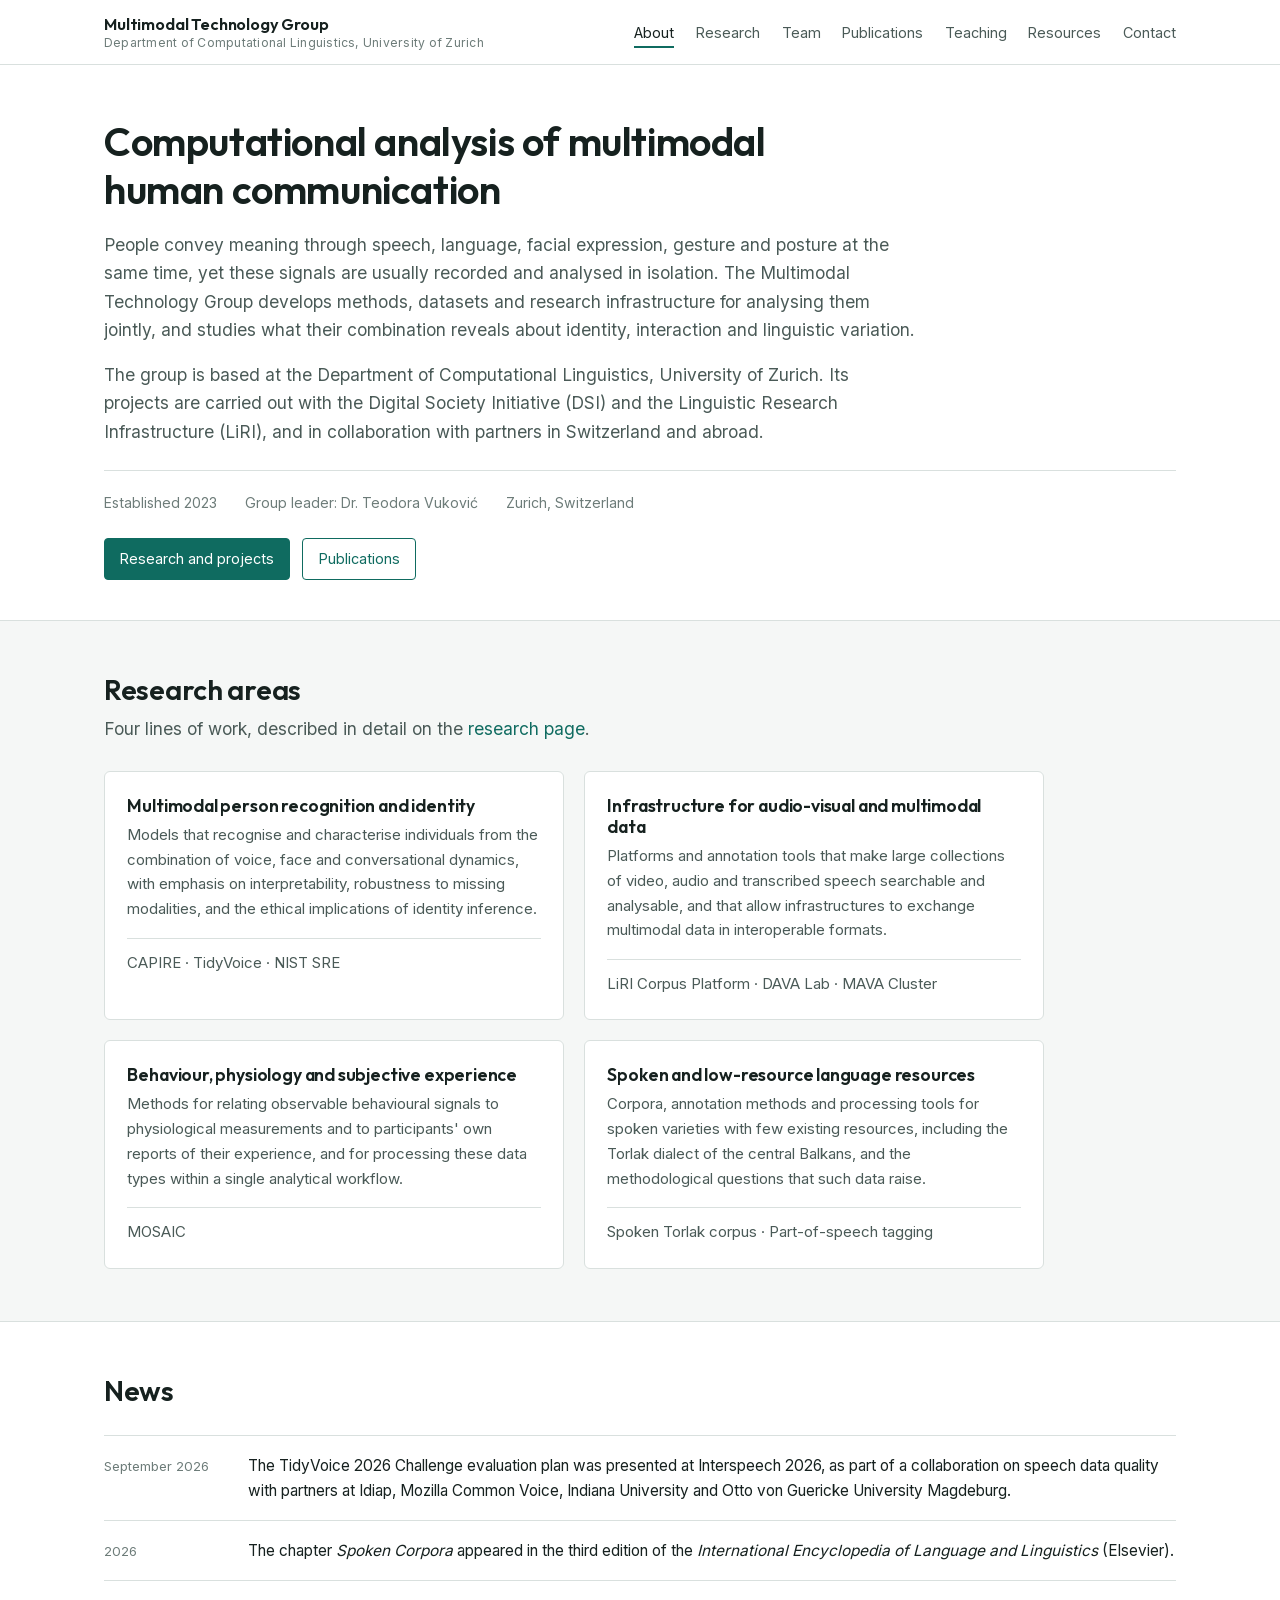
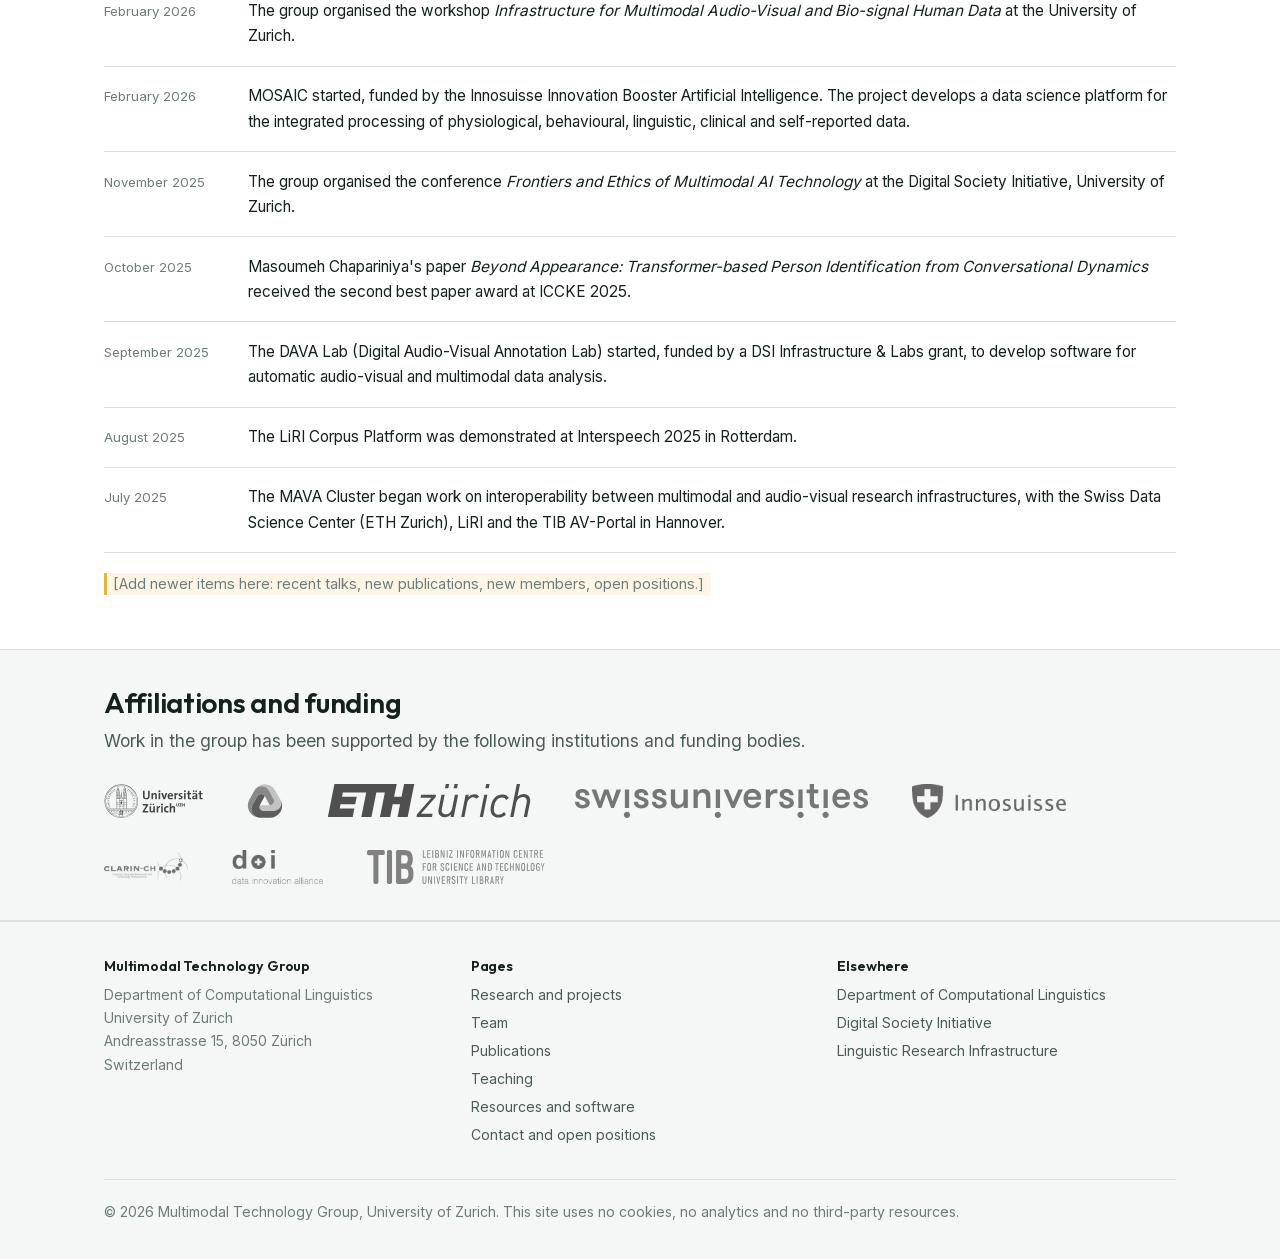
<file: index.html>
<!DOCTYPE html>
<html lang="en-GB">
<head>
<meta charset="UTF-8">
<meta name="viewport" content="width=device-width, initial-scale=1.0">
<title>Multimodal Technology Group | University of Zurich</title>
<meta name="description" content="The Multimodal Technology Group at the Department of Computational Linguistics, University of Zurich, develops computational methods and research infrastructure for the joint analysis of speech, language, facial expression, body movement and physiological signals.">
<meta property="og:type" content="website">
<meta property="og:title" content="Multimodal Technology Group | University of Zurich">
<meta property="og:description" content="Computational methods and research infrastructure for the joint analysis of speech, language, facial expression, body movement and physiological signals.">
<meta property="og:locale" content="en_GB">
<link rel="icon" type="image/svg+xml" href="assets/favicon.svg">
<link rel="stylesheet" href="styles.css">
</head>
<body>
<a class="skip-link" href="#main">Skip to content</a>

<header class="site-header">
  <div class="header-inner">
    <a class="brand" href="index.html">
      <span class="brand__name">Multimodal Technology Group</span>
      <span class="brand__unit">Department of Computational Linguistics, University of Zurich</span>
    </a>
    <button class="nav-toggle" type="button" aria-expanded="false" aria-controls="site-nav" aria-label="Open menu">
      <svg viewBox="0 0 24 24" aria-hidden="true"><path d="M3 6h18v2H3zm0 5h18v2H3zm0 5h18v2H3z"/></svg>
    </button>
    <nav class="site-nav" id="site-nav" aria-label="Main">
      <ul>
        <li><a href="index.html" aria-current="page">About</a></li>
        <li><a href="research.html">Research</a></li>
        <li><a href="team.html">Team</a></li>
        <li><a href="publications.html">Publications</a></li>
        <li><a href="teaching.html">Teaching</a></li>
        <li><a href="resources.html">Resources</a></li>
        <li><a href="contact.html">Contact</a></li>
      </ul>
    </nav>
  </div>
</header>

<main id="main">

<section class="intro">
  <div class="wrap">
    <h1>Computational analysis of multimodal human communication</h1>
    <p>People convey meaning through speech, language, facial expression, gesture and posture at the same time, yet
      these signals are usually recorded and analysed in isolation. The Multimodal Technology Group develops methods,
      datasets and research infrastructure for analysing them jointly, and studies what their combination reveals about
      identity, interaction and linguistic variation.</p>
    <p>The group is based at the Department of Computational Linguistics, University of Zurich. Its projects are carried
      out with the Digital Society Initiative (DSI) and the Linguistic Research Infrastructure (LiRI), and in
      collaboration with partners in Switzerland and abroad.</p>
    <div class="intro__meta">
      <span>Established 2023</span>
      <span>Group leader: Dr. Teodora Vuković</span>
      <span>Zurich, Switzerland</span>
    </div>
    <div class="actions">
      <a class="btn btn--solid" href="research.html">Research and projects</a>
      <a class="btn" href="publications.html">Publications</a>
    </div>
  </div>
</section>

<section class="band">
  <div class="wrap">
    <div class="section-head">
      <h2>Research areas</h2>
      <p class="lead">Four lines of work, described in detail on the <a href="research.html">research page</a>.</p>
    </div>
    <div class="grid grid-2 grid-pair">
      <article class="card">
        <h3>Multimodal person recognition and identity</h3>
        <p>Models that recognise and characterise individuals from the combination of voice, face and conversational
          dynamics, with emphasis on interpretability, robustness to missing modalities, and the ethical implications of
          identity inference.</p>
        <p class="card__meta">CAPIRE · TidyVoice · NIST SRE</p>
      </article>
      <article class="card">
        <h3>Infrastructure for audio-visual and multimodal data</h3>
        <p>Platforms and annotation tools that make large collections of video, audio and transcribed speech searchable
          and analysable, and that allow infrastructures to exchange multimodal data in interoperable formats.</p>
        <p class="card__meta">LiRI Corpus Platform · DAVA Lab · MAVA Cluster</p>
      </article>
      <article class="card">
        <h3>Behaviour, physiology and subjective experience</h3>
        <p>Methods for relating observable behavioural signals to physiological measurements and to participants' own
          reports of their experience, and for processing these data types within a single analytical workflow.</p>
        <p class="card__meta">MOSAIC</p>
      </article>
      <article class="card">
        <h3>Spoken and low-resource language resources</h3>
        <p>Corpora, annotation methods and processing tools for spoken varieties with few existing resources, including
          the Torlak dialect of the central Balkans, and the methodological questions that such data raise.</p>
        <p class="card__meta">Spoken Torlak corpus · Part-of-speech tagging</p>
      </article>
    </div>
  </div>
</section>

<section id="news">
  <div class="wrap">
    <div class="section-head">
      <h2>News</h2>
    </div>
    <ul class="news">
      <li>
        <time datetime="2026-09">September 2026</time>
        <div>
          <p>The TidyVoice 2026 Challenge evaluation plan was presented at Interspeech 2026, as part of a collaboration
            on speech data quality with partners at Idiap, Mozilla Common Voice, Indiana University and
            Otto von Guericke University Magdeburg.</p>
        </div>
      </li>
      <li>
        <time datetime="2026-04">2026</time>
        <div>
          <p>The chapter <em>Spoken Corpora</em> appeared in the third edition of the
            <em>International Encyclopedia of Language and Linguistics</em> (Elsevier).</p>
        </div>
      </li>
      <li>
        <time datetime="2026-02">February 2026</time>
        <div>
          <p>The group organised the workshop <em>Infrastructure for Multimodal Audio-Visual and Bio-signal Human
            Data</em> at the University of Zurich.</p>
        </div>
      </li>
      <li>
        <time datetime="2026-02">February 2026</time>
        <div>
          <p>MOSAIC started, funded by the Innosuisse Innovation Booster Artificial Intelligence. The project develops a
            data science platform for the integrated processing of physiological, behavioural, linguistic, clinical and
            self-reported data.</p>
        </div>
      </li>
      <li>
        <time datetime="2025-11">November 2025</time>
        <div>
          <p>The group organised the conference <em>Frontiers and Ethics of Multimodal AI Technology</em> at the Digital
            Society Initiative, University of Zurich.</p>
        </div>
      </li>
      <li>
        <time datetime="2025-10">October 2025</time>
        <div>
          <p>Masoumeh Chapariniya's paper <em>Beyond Appearance: Transformer-based Person Identification from
            Conversational Dynamics</em> received the second best paper award at ICCKE 2025.</p>
        </div>
      </li>
      <li>
        <time datetime="2025-09">September 2025</time>
        <div>
          <p>The DAVA Lab (Digital Audio-Visual Annotation Lab) started, funded by a DSI Infrastructure &amp; Labs
            grant, to develop software for automatic audio-visual and multimodal data analysis.</p>
        </div>
      </li>
      <li>
        <time datetime="2025-08">August 2025</time>
        <div>
          <p>The LiRI Corpus Platform was demonstrated at Interspeech 2025 in Rotterdam.</p>
        </div>
      </li>
      <li>
        <time datetime="2025-07">July 2025</time>
        <div>
          <p>The MAVA Cluster began work on interoperability between multimodal and audio-visual research
            infrastructures, with the Swiss Data Science Center (ETH Zurich), LiRI and the TIB AV-Portal in Hannover.</p>
        </div>
      </li>
    </ul>
    <p style="margin-top:1.25rem;font-size:.9rem;color:var(--ink-faint);">
      <span class="placeholder">[Add newer items here: recent talks, new publications, new members, open positions.]</span>
    </p>
  </div>
</section>

<section class="band tight">
  <div class="wrap">
    <div class="section-head">
      <h2>Affiliations and funding</h2>
      <p class="lead">Work in the group has been supported by the following institutions and funding bodies.</p>
    </div>
    <div class="logo-strip">
      <img src="assets/logos/uzh.svg" alt="University of Zurich">
      <img src="assets/logos/sdsc.svg" alt="Swiss Data Science Center">
      <img src="assets/logos/ethz.svg" alt="ETH Zurich">
      <img src="assets/logos/swissuniversities.svg" alt="swissuniversities">
      <img src="assets/logos/innosuisse.png" alt="Innosuisse">
      <img src="assets/logos/clarin-ch.png" alt="CLARIN-CH">
      <img src="assets/logos/data-innovation-alliance.png" alt="Data Innovation Alliance">
      <img src="assets/logos/tib.svg" alt="TIB">
    </div>
  </div>
</section>

</main>

<footer class="site-footer">
  <div class="wrap">
    <div class="footer-inner">
      <div>
        <h3>Multimodal Technology Group</h3>
        <p>Department of Computational Linguistics<br>
          University of Zurich<br>
          Andreasstrasse 15, 8050 Zürich<br>
          Switzerland</p>
      </div>
      <div>
        <h3>Pages</h3>
        <ul>
          <li><a href="research.html">Research and projects</a></li>
          <li><a href="team.html">Team</a></li>
          <li><a href="publications.html">Publications</a></li>
          <li><a href="teaching.html">Teaching</a></li>
          <li><a href="resources.html">Resources and software</a></li>
          <li><a href="contact.html">Contact and open positions</a></li>
        </ul>
      </div>
      <div>
        <h3>Elsewhere</h3>
        <ul>
          <li><a href="https://www.cl.uzh.ch/en.html">Department of Computational Linguistics</a></li>
          <li><a href="https://www.dsi.uzh.ch/en.html">Digital Society Initiative</a></li>
          <li><a href="https://www.liri.uzh.ch/en.html">Linguistic Research Infrastructure</a></li>
        </ul>
      </div>
    </div>
    <div class="footer-base">
      <p>&copy; 2026 Multimodal Technology Group, University of Zurich. This site uses no cookies, no analytics and no
        third-party resources.</p>
    </div>
  </div>
</footer>

<script src="script.js"></script>
</body>
</html>
</file>
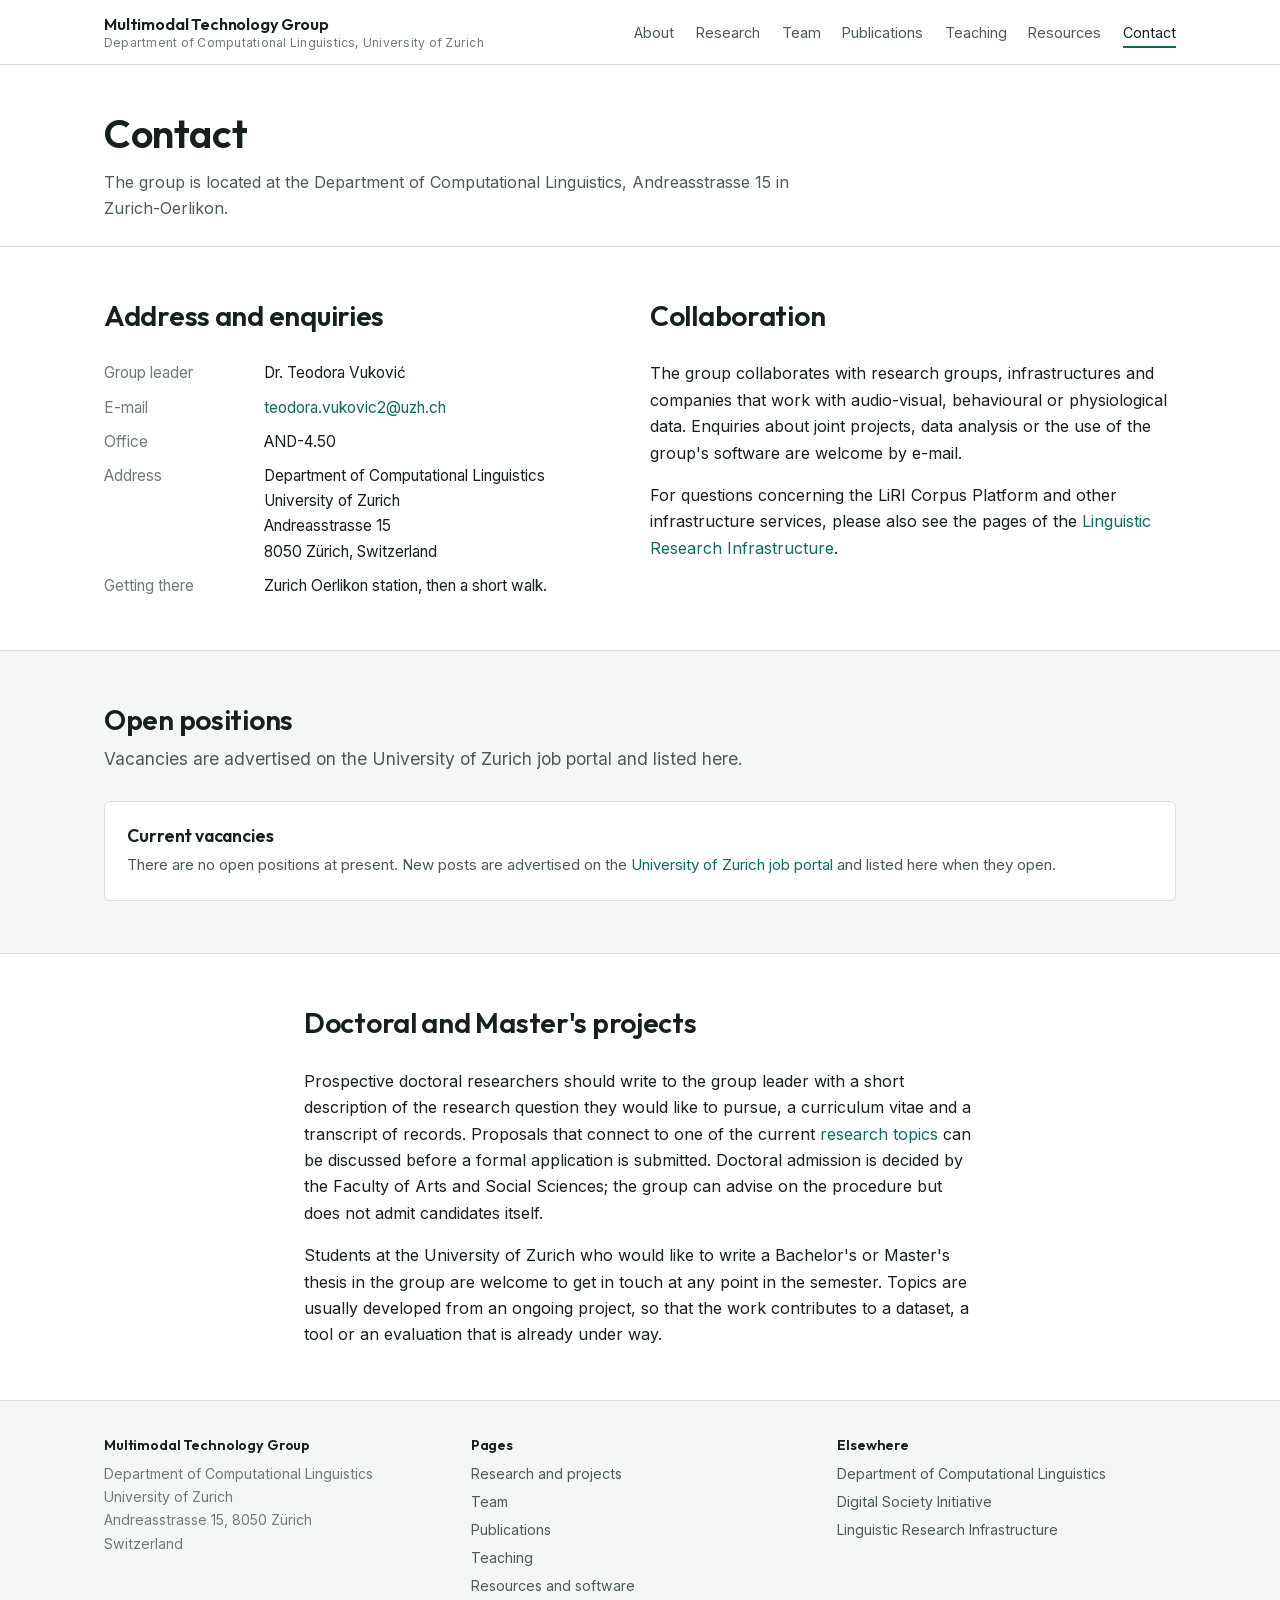
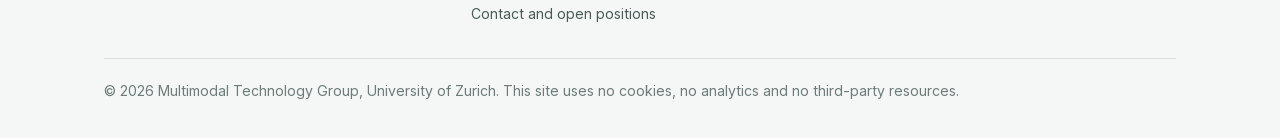
<file: contact.html>
<!DOCTYPE html>
<html lang="en-GB">
<head>
<meta charset="UTF-8">
<meta name="viewport" content="width=device-width, initial-scale=1.0">
<title>Contact | Multimodal Technology Group</title>
<meta name="description" content="Contact details, open positions and thesis supervision at the Multimodal Technology Group, Department of Computational Linguistics, University of Zurich.">
<meta property="og:type" content="website">
<meta property="og:title" content="Contact | Multimodal Technology Group">
<meta property="og:description" content="Contact details, open positions and thesis supervision at the Multimodal Technology Group, Department of Computational Linguistics, University of Zurich.">
<meta property="og:locale" content="en_GB">
<link rel="icon" type="image/svg+xml" href="assets/favicon.svg">
<link rel="stylesheet" href="styles.css">
</head>
<body>
<a class="skip-link" href="#main">Skip to content</a>

<header class="site-header">
  <div class="header-inner">
    <a class="brand" href="index.html">
      <span class="brand__name">Multimodal Technology Group</span>
      <span class="brand__unit">Department of Computational Linguistics, University of Zurich</span>
    </a>
    <button class="nav-toggle" type="button" aria-expanded="false" aria-controls="site-nav" aria-label="Open menu">
      <svg viewBox="0 0 24 24" aria-hidden="true"><path d="M3 6h18v2H3zm0 5h18v2H3zm0 5h18v2H3z"/></svg>
    </button>
    <nav class="site-nav" id="site-nav" aria-label="Main">
      <ul>
        <li><a href="index.html">About</a></li>
        <li><a href="research.html">Research</a></li>
        <li><a href="team.html">Team</a></li>
        <li><a href="publications.html">Publications</a></li>
        <li><a href="teaching.html">Teaching</a></li>
        <li><a href="resources.html">Resources</a></li>
        <li><a href="contact.html" aria-current="page">Contact</a></li>
      </ul>
    </nav>
  </div>
</header>
<main id="main">

<section class="page-title">
  <div class="wrap">
    <h1>Contact</h1>
    <p>The group is located at the Department of Computational Linguistics, Andreasstrasse 15 in Zurich-Oerlikon.</p>
  </div>
</section>

<section>
  <div class="wrap">
    <div class="grid grid-2">
      <div>
        <div class="section-head"><h2>Address and enquiries</h2></div>
        <dl class="contact">
          <dt>Group leader</dt>
          <dd>Dr. Teodora Vuković</dd>
          <dt>E-mail</dt>
          <dd><a href="mailto:teodora.vukovic2@uzh.ch">teodora.vukovic2@uzh.ch</a></dd>
          <dt>Office</dt>
          <dd>AND-4.50</dd>
          <dt>Address</dt>
          <dd>Department of Computational Linguistics<br>
            University of Zurich<br>
            Andreasstrasse 15<br>
            8050 Zürich, Switzerland</dd>
          <dt>Getting there</dt>
          <dd>Zurich Oerlikon station, then a short walk.</dd>
        </dl>
      </div>
      <div>
        <div class="section-head"><h2>Collaboration</h2></div>
        <p>The group collaborates with research groups, infrastructures and companies that work with audio-visual,
          behavioural or physiological data. Enquiries about joint projects, data analysis or the use of the group's
          software are welcome by e-mail.</p>
        <p>For questions concerning the LiRI Corpus Platform and other infrastructure services, please also see the
          pages of the <a href="https://www.liri.uzh.ch/en.html">Linguistic Research Infrastructure</a>.</p>
      </div>
    </div>
  </div>
</section>

<section class="band">
  <div class="wrap">
    <div class="section-head">
      <h2>Open positions</h2>
      <p class="lead">Vacancies are advertised on the University of Zurich job portal and listed here.</p>
    </div>
    <div class="card">
      <h3>Current vacancies</h3>
      <p>There are no open positions at present. New posts are advertised on the
        <a href="https://www.uzh.ch/en/explore/work/jobs.html">University of Zurich job portal</a> and listed here when
        they open.</p>
    </div>
  </div>
</section>

<section>
  <div class="wrap narrow">
    <div class="section-head"><h2>Doctoral and Master's projects</h2></div>
    <p>Prospective doctoral researchers should write to the group leader with a short description of the research
      question they would like to pursue, a curriculum vitae and a transcript of records. Proposals that connect to one
      of the current <a href="research.html">research topics</a> can be discussed before a formal application is
      submitted. Doctoral admission is decided by the Faculty of Arts and Social Sciences; the group can advise on the
      procedure but does not admit candidates itself.</p>
    <p>Students at the University of Zurich who would like to write a Bachelor's or Master's thesis in the group are
      welcome to get in touch at any point in the semester. Topics are usually developed from an ongoing project, so
      that the work contributes to a dataset, a tool or an evaluation that is already under way.</p>
  </div>
</section>

</main>
<footer class="site-footer">
  <div class="wrap">
    <div class="footer-inner">
      <div>
        <h3>Multimodal Technology Group</h3>
        <p>Department of Computational Linguistics<br>
          University of Zurich<br>
          Andreasstrasse 15, 8050 Zürich<br>
          Switzerland</p>
      </div>
      <div>
        <h3>Pages</h3>
        <ul>
          <li><a href="research.html">Research and projects</a></li>
          <li><a href="team.html">Team</a></li>
          <li><a href="publications.html">Publications</a></li>
          <li><a href="teaching.html">Teaching</a></li>
          <li><a href="resources.html">Resources and software</a></li>
          <li><a href="contact.html">Contact and open positions</a></li>
        </ul>
      </div>
      <div>
        <h3>Elsewhere</h3>
        <ul>
          <li><a href="https://www.cl.uzh.ch/en.html">Department of Computational Linguistics</a></li>
          <li><a href="https://www.dsi.uzh.ch/en.html">Digital Society Initiative</a></li>
          <li><a href="https://www.liri.uzh.ch/en.html">Linguistic Research Infrastructure</a></li>
        </ul>
      </div>
    </div>
    <div class="footer-base">
      <p>&copy; 2026 Multimodal Technology Group, University of Zurich. This site uses no cookies, no analytics and no
        third-party resources.</p>
    </div>
  </div>
</footer>

<script src="script.js"></script>
</body>
</html>
</file>
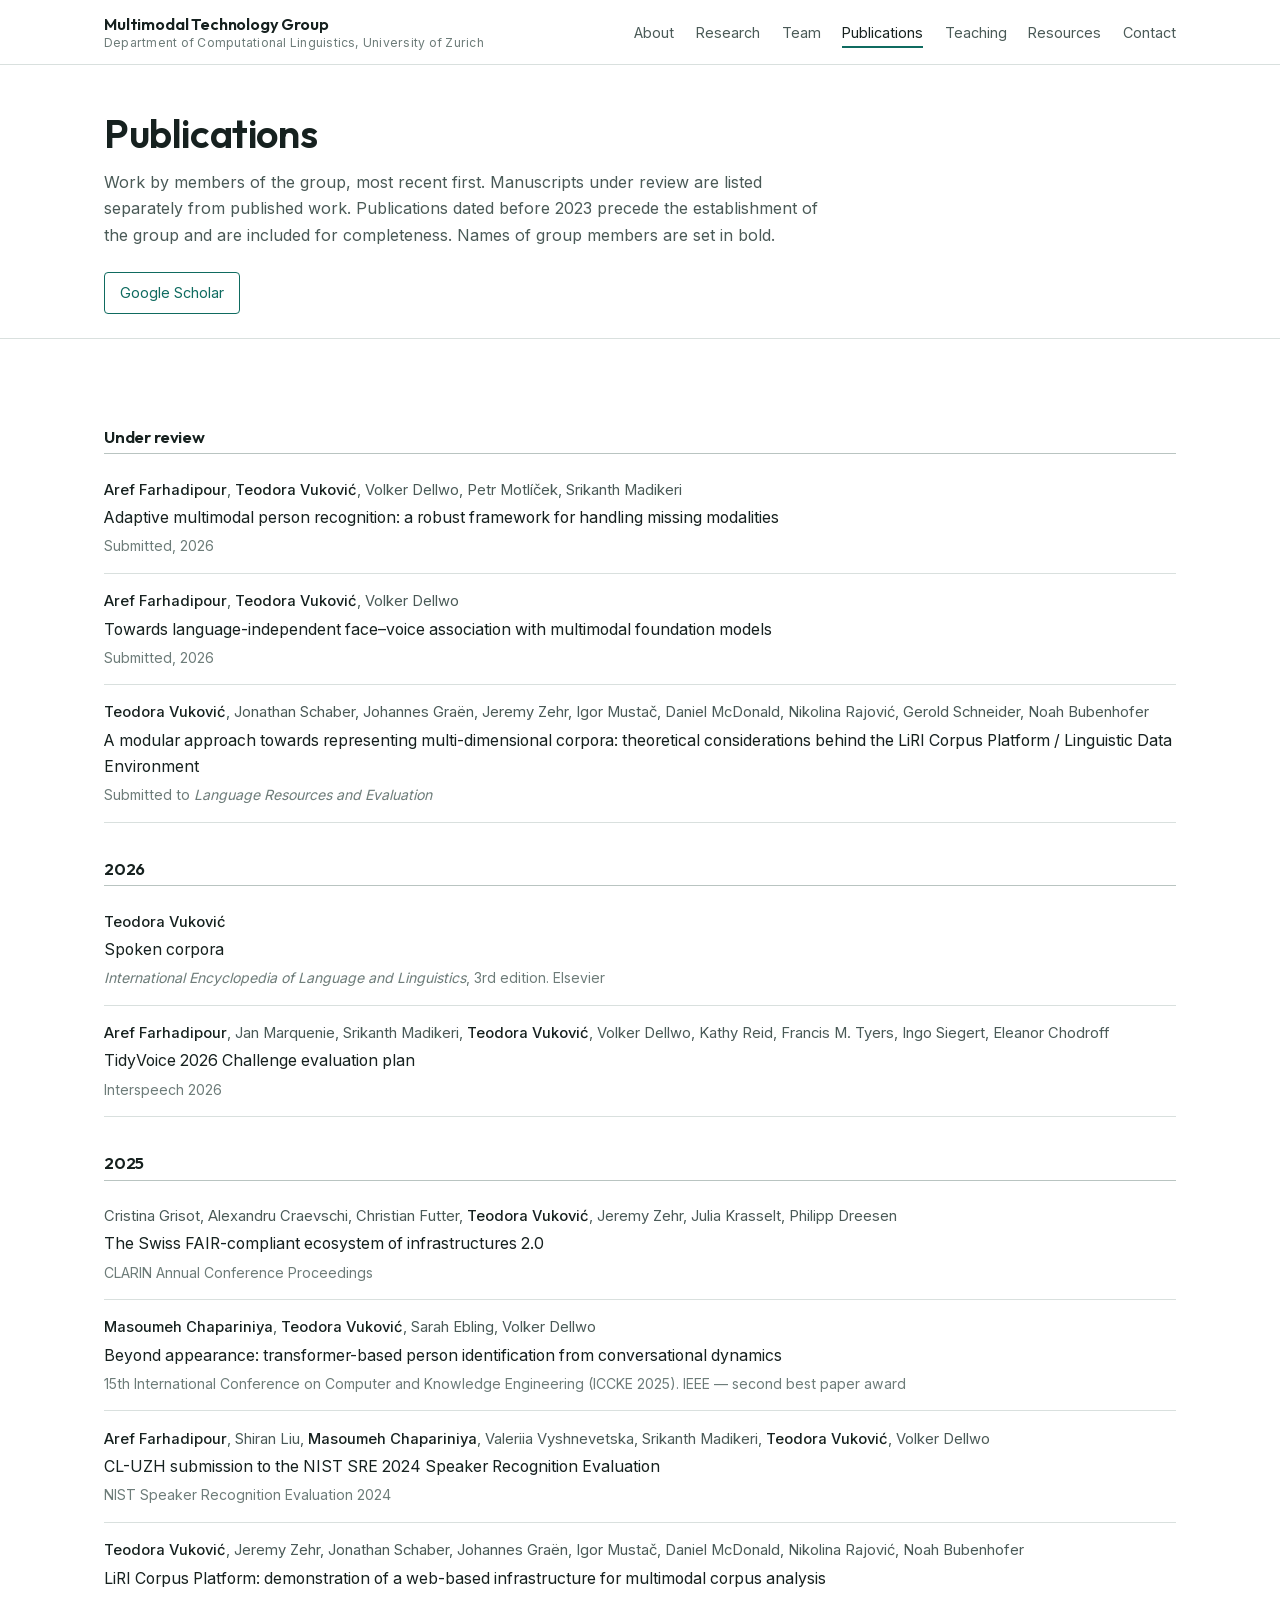
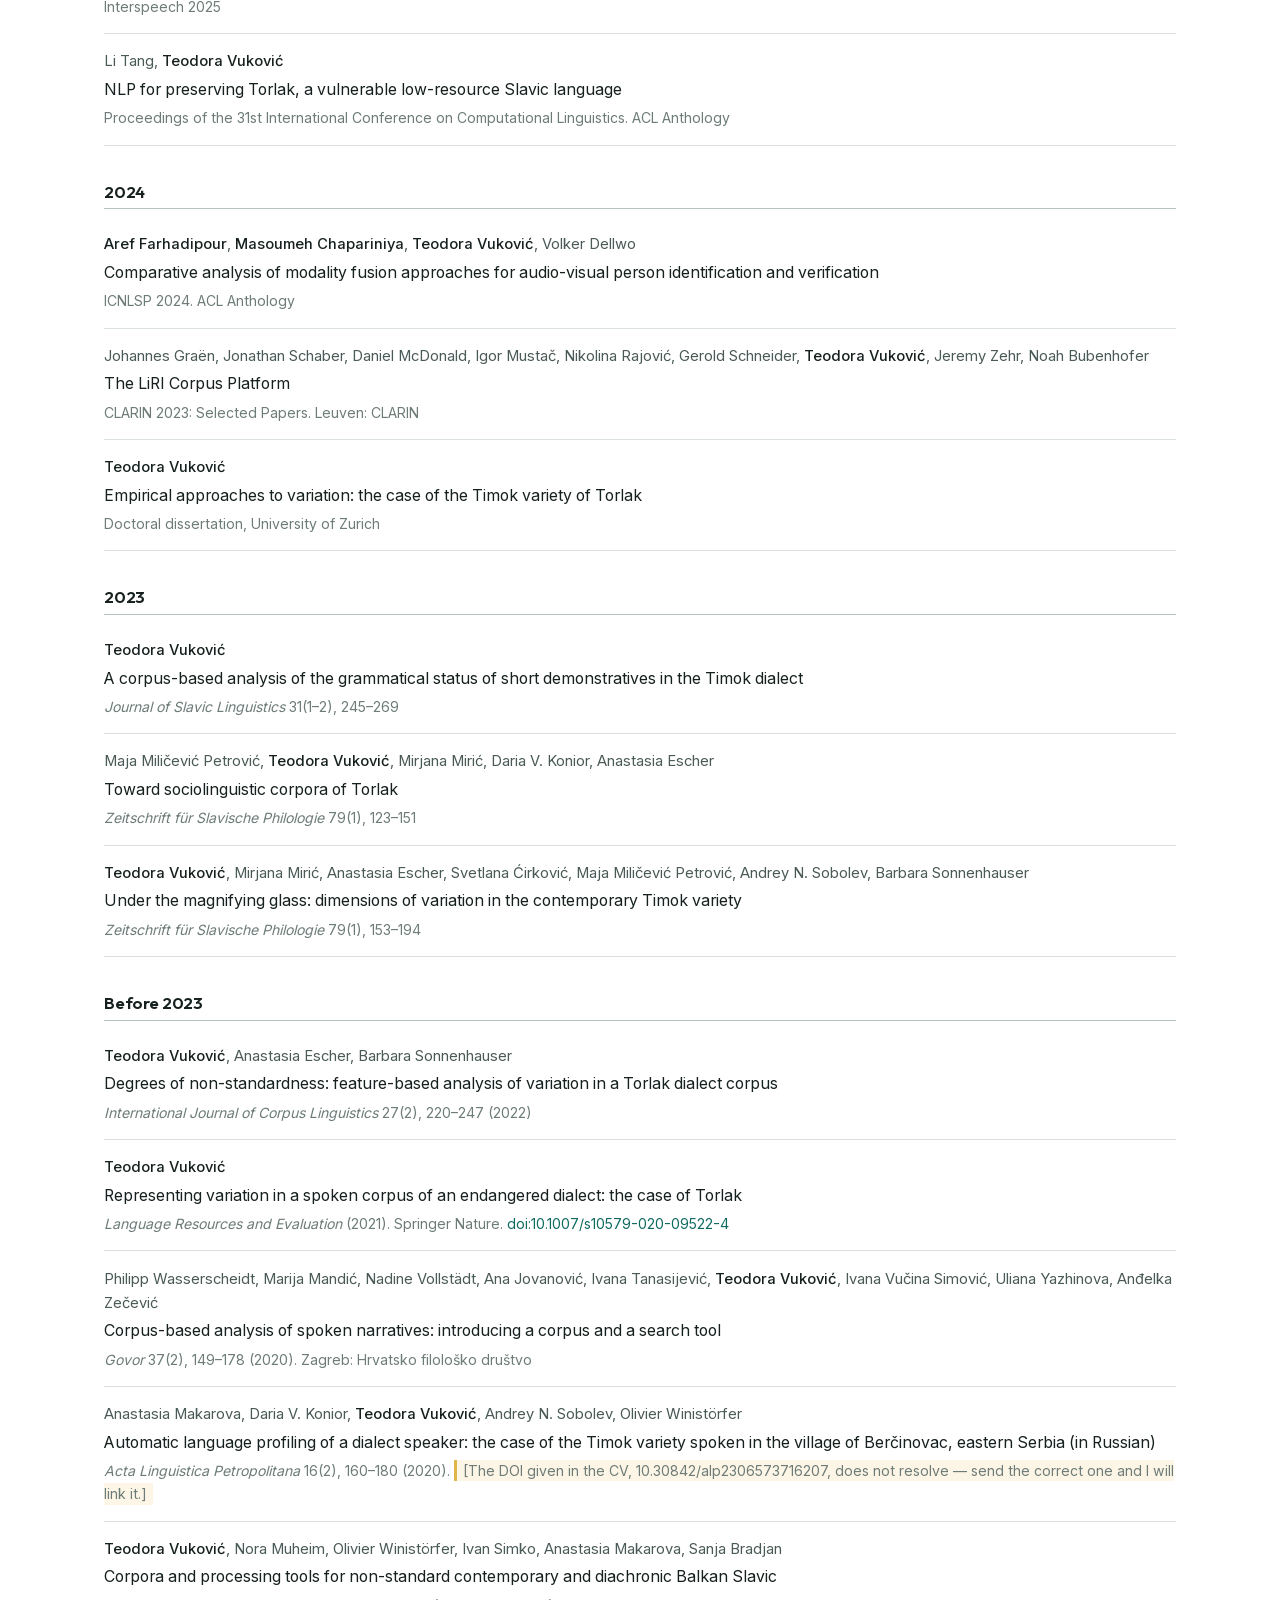
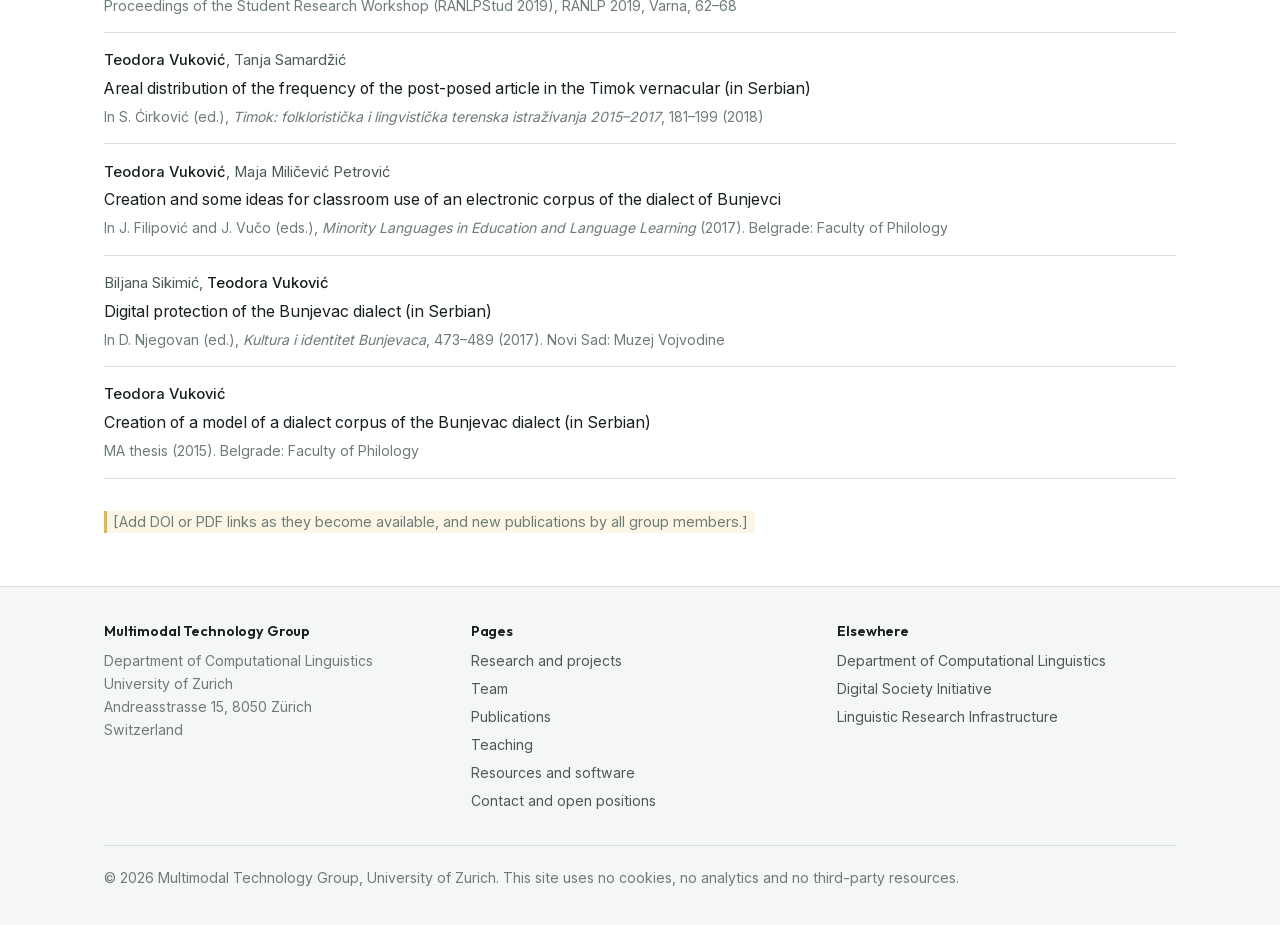
<file: publications.html>
<!DOCTYPE html>
<html lang="en-GB">
<head>
<meta charset="UTF-8">
<meta name="viewport" content="width=device-width, initial-scale=1.0">
<title>Publications | Multimodal Technology Group</title>
<meta name="description" content="Publications of the Multimodal Technology Group, University of Zurich, grouped by year, with work under review listed separately.">
<meta property="og:type" content="website">
<meta property="og:title" content="Publications | Multimodal Technology Group">
<meta property="og:description" content="Publications of the Multimodal Technology Group, University of Zurich, grouped by year, with work under review listed separately.">
<meta property="og:locale" content="en_GB">
<link rel="icon" type="image/svg+xml" href="assets/favicon.svg">
<link rel="stylesheet" href="styles.css">
</head>
<body>
<a class="skip-link" href="#main">Skip to content</a>

<header class="site-header">
  <div class="header-inner">
    <a class="brand" href="index.html">
      <span class="brand__name">Multimodal Technology Group</span>
      <span class="brand__unit">Department of Computational Linguistics, University of Zurich</span>
    </a>
    <button class="nav-toggle" type="button" aria-expanded="false" aria-controls="site-nav" aria-label="Open menu">
      <svg viewBox="0 0 24 24" aria-hidden="true"><path d="M3 6h18v2H3zm0 5h18v2H3zm0 5h18v2H3z"/></svg>
    </button>
    <nav class="site-nav" id="site-nav" aria-label="Main">
      <ul>
        <li><a href="index.html">About</a></li>
        <li><a href="research.html">Research</a></li>
        <li><a href="team.html">Team</a></li>
        <li><a href="publications.html" aria-current="page">Publications</a></li>
        <li><a href="teaching.html">Teaching</a></li>
        <li><a href="resources.html">Resources</a></li>
        <li><a href="contact.html">Contact</a></li>
      </ul>
    </nav>
  </div>
</header>
<main id="main">

<section class="page-title">
  <div class="wrap">
    <h1>Publications</h1>
    <p>Work by members of the group, most recent first. Manuscripts under review are listed separately from published
      work. Publications dated before 2023 precede the establishment of the group and are included for completeness.
      Names of group members are set in bold.</p>
    <div class="actions">
      <a class="btn" href="https://scholar.google.com/citations?user=P4ASuLYAAAAJ&amp;hl=en">Google Scholar</a>
    </div>
  </div>
</section>

<section>
  <div class="wrap">

    <h2 class="pub-year">Under review</h2>
    <div class="pub">
      <p class="pub__authors"><strong>Aref Farhadipour</strong>, <strong>Teodora Vuković</strong>, Volker Dellwo, Petr Motlíček, Srikanth Madikeri</p>
      <p class="pub__title">Adaptive multimodal person recognition: a robust framework for handling missing modalities</p>
      <p class="pub__venue">Submitted, 2026</p>
    </div>
    <div class="pub">
      <p class="pub__authors"><strong>Aref Farhadipour</strong>, <strong>Teodora Vuković</strong>, Volker Dellwo</p>
      <p class="pub__title">Towards language-independent face–voice association with multimodal foundation models</p>
      <p class="pub__venue">Submitted, 2026</p>
    </div>
    <div class="pub">
      <p class="pub__authors"><strong>Teodora Vuković</strong>, Jonathan Schaber, Johannes Graën, Jeremy Zehr, Igor Mustač, Daniel McDonald, Nikolina Rajović, Gerold Schneider, Noah Bubenhofer</p>
      <p class="pub__title">A modular approach towards representing multi-dimensional corpora: theoretical considerations behind the LiRI Corpus Platform / Linguistic Data Environment</p>
      <p class="pub__venue">Submitted to <em>Language Resources and Evaluation</em></p>
    </div>

    <h2 class="pub-year">2026</h2>
    <div class="pub">
      <p class="pub__authors"><strong>Teodora Vuković</strong></p>
      <p class="pub__title">Spoken corpora</p>
      <p class="pub__venue"><em>International Encyclopedia of Language and Linguistics</em>, 3rd edition. Elsevier</p>
    </div>
    <div class="pub">
      <p class="pub__authors"><strong>Aref Farhadipour</strong>, Jan Marquenie, Srikanth Madikeri, <strong>Teodora Vuković</strong>, Volker Dellwo, Kathy Reid, Francis M. Tyers, Ingo Siegert, Eleanor Chodroff</p>
      <p class="pub__title">TidyVoice 2026 Challenge evaluation plan</p>
      <p class="pub__venue">Interspeech 2026</p>
    </div>

    <h2 class="pub-year">2025</h2>
    <div class="pub">
      <p class="pub__authors">Cristina Grisot, Alexandru Craevschi, Christian Futter, <strong>Teodora Vuković</strong>, Jeremy Zehr, Julia Krasselt, Philipp Dreesen</p>
      <p class="pub__title">The Swiss FAIR-compliant ecosystem of infrastructures 2.0</p>
      <p class="pub__venue">CLARIN Annual Conference Proceedings</p>
    </div>
    <div class="pub">
      <p class="pub__authors"><strong>Masoumeh Chapariniya</strong>, <strong>Teodora Vuković</strong>, Sarah Ebling, Volker Dellwo</p>
      <p class="pub__title">Beyond appearance: transformer-based person identification from conversational dynamics</p>
      <p class="pub__venue">15th International Conference on Computer and Knowledge Engineering (ICCKE 2025). IEEE — second best paper award</p>
    </div>
    <div class="pub">
      <p class="pub__authors"><strong>Aref Farhadipour</strong>, Shiran Liu, <strong>Masoumeh Chapariniya</strong>, Valeriia Vyshnevetska, Srikanth Madikeri, <strong>Teodora Vuković</strong>, Volker Dellwo</p>
      <p class="pub__title">CL-UZH submission to the NIST SRE 2024 Speaker Recognition Evaluation</p>
      <p class="pub__venue">NIST Speaker Recognition Evaluation 2024</p>
    </div>
    <div class="pub">
      <p class="pub__authors"><strong>Teodora Vuković</strong>, Jeremy Zehr, Jonathan Schaber, Johannes Graën, Igor Mustač, Daniel McDonald, Nikolina Rajović, Noah Bubenhofer</p>
      <p class="pub__title">LiRI Corpus Platform: demonstration of a web-based infrastructure for multimodal corpus analysis</p>
      <p class="pub__venue">Interspeech 2025</p>
    </div>
    <div class="pub">
      <p class="pub__authors">Li Tang, <strong>Teodora Vuković</strong></p>
      <p class="pub__title">NLP for preserving Torlak, a vulnerable low-resource Slavic language</p>
      <p class="pub__venue">Proceedings of the 31st International Conference on Computational Linguistics. ACL Anthology</p>
    </div>

    <h2 class="pub-year">2024</h2>
    <div class="pub">
      <p class="pub__authors"><strong>Aref Farhadipour</strong>, <strong>Masoumeh Chapariniya</strong>, <strong>Teodora Vuković</strong>, Volker Dellwo</p>
      <p class="pub__title">Comparative analysis of modality fusion approaches for audio-visual person identification and verification</p>
      <p class="pub__venue">ICNLSP 2024. ACL Anthology</p>
    </div>
    <div class="pub">
      <p class="pub__authors">Johannes Graën, Jonathan Schaber, Daniel McDonald, Igor Mustač, Nikolina Rajović, Gerold Schneider, <strong>Teodora Vuković</strong>, Jeremy Zehr, Noah Bubenhofer</p>
      <p class="pub__title">The LiRI Corpus Platform</p>
      <p class="pub__venue">CLARIN 2023: Selected Papers. Leuven: CLARIN</p>
    </div>
    <div class="pub">
      <p class="pub__authors"><strong>Teodora Vuković</strong></p>
      <p class="pub__title">Empirical approaches to variation: the case of the Timok variety of Torlak</p>
      <p class="pub__venue">Doctoral dissertation, University of Zurich</p>
    </div>

    <h2 class="pub-year">2023</h2>
    <div class="pub">
      <p class="pub__authors"><strong>Teodora Vuković</strong></p>
      <p class="pub__title">A corpus-based analysis of the grammatical status of short demonstratives in the Timok dialect</p>
      <p class="pub__venue"><em>Journal of Slavic Linguistics</em> 31(1–2), 245–269</p>
    </div>
    <div class="pub">
      <p class="pub__authors">Maja Miličević Petrović, <strong>Teodora Vuković</strong>, Mirjana Mirić, Daria V. Konior, Anastasia Escher</p>
      <p class="pub__title">Toward sociolinguistic corpora of Torlak</p>
      <p class="pub__venue"><em>Zeitschrift für Slavische Philologie</em> 79(1), 123–151</p>
    </div>
    <div class="pub">
      <p class="pub__authors"><strong>Teodora Vuković</strong>, Mirjana Mirić, Anastasia Escher, Svetlana Ćirković, Maja Miličević Petrović, Andrey N. Sobolev, Barbara Sonnenhauser</p>
      <p class="pub__title">Under the magnifying glass: dimensions of variation in the contemporary Timok variety</p>
      <p class="pub__venue"><em>Zeitschrift für Slavische Philologie</em> 79(1), 153–194</p>
    </div>

    <h2 class="pub-year">Before 2023</h2>
    <div class="pub">
      <p class="pub__authors"><strong>Teodora Vuković</strong>, Anastasia Escher, Barbara Sonnenhauser</p>
      <p class="pub__title">Degrees of non-standardness: feature-based analysis of variation in a Torlak dialect corpus</p>
      <p class="pub__venue"><em>International Journal of Corpus Linguistics</em> 27(2), 220–247 (2022)</p>
    </div>
    <div class="pub">
      <p class="pub__authors"><strong>Teodora Vuković</strong></p>
      <p class="pub__title">Representing variation in a spoken corpus of an endangered dialect: the case of Torlak</p>
      <p class="pub__venue"><em>Language Resources and Evaluation</em> (2021). Springer Nature.
        <a href="https://doi.org/10.1007/s10579-020-09522-4">doi:10.1007/s10579-020-09522-4</a></p>
    </div>
    <div class="pub">
      <p class="pub__authors">Philipp Wasserscheidt, Marija Mandić, Nadine Vollstädt, Ana Jovanović, Ivana Tanasijević, <strong>Teodora Vuković</strong>, Ivana Vučina Simović, Uliana Yazhinova, Anđelka Zečević</p>
      <p class="pub__title">Corpus-based analysis of spoken narratives: introducing a corpus and a search tool</p>
      <p class="pub__venue"><em>Govor</em> 37(2), 149–178 (2020). Zagreb: Hrvatsko filološko društvo</p>
    </div>
    <div class="pub">
      <p class="pub__authors">Anastasia Makarova, Daria V. Konior, <strong>Teodora Vuković</strong>, Andrey N. Sobolev, Olivier Winistörfer</p>
      <p class="pub__title">Automatic language profiling of a dialect speaker: the case of the Timok variety spoken in the village of Berčinovac, eastern Serbia (in Russian)</p>
      <p class="pub__venue"><em>Acta Linguistica Petropolitana</em> 16(2), 160–180 (2020).
        <span class="placeholder">[The DOI given in the CV, 10.30842/alp2306573716207, does not resolve — send the
        correct one and I will link it.]</span></p>
    </div>
    <div class="pub">
      <p class="pub__authors"><strong>Teodora Vuković</strong>, Nora Muheim, Olivier Winistörfer, Ivan Simko, Anastasia Makarova, Sanja Bradjan</p>
      <p class="pub__title">Corpora and processing tools for non-standard contemporary and diachronic Balkan Slavic</p>
      <p class="pub__venue">Proceedings of the Student Research Workshop (RANLPStud 2019), RANLP 2019, Varna, 62–68</p>
    </div>
    <div class="pub">
      <p class="pub__authors"><strong>Teodora Vuković</strong>, Tanja Samardžić</p>
      <p class="pub__title">Areal distribution of the frequency of the post-posed article in the Timok vernacular (in Serbian)</p>
      <p class="pub__venue">In S. Ćirković (ed.), <em>Timok: folkloristička i lingvistička terenska istraživanja 2015–2017</em>, 181–199 (2018)</p>
    </div>
    <div class="pub">
      <p class="pub__authors"><strong>Teodora Vuković</strong>, Maja Miličević Petrović</p>
      <p class="pub__title">Creation and some ideas for classroom use of an electronic corpus of the dialect of Bunjevci</p>
      <p class="pub__venue">In J. Filipović and J. Vučo (eds.), <em>Minority Languages in Education and Language Learning</em> (2017). Belgrade: Faculty of Philology</p>
    </div>
    <div class="pub">
      <p class="pub__authors">Biljana Sikimić, <strong>Teodora Vuković</strong></p>
      <p class="pub__title">Digital protection of the Bunjevac dialect (in Serbian)</p>
      <p class="pub__venue">In D. Njegovan (ed.), <em>Kultura i identitet Bunjevaca</em>, 473–489 (2017). Novi Sad: Muzej Vojvodine</p>
    </div>
    <div class="pub">
      <p class="pub__authors"><strong>Teodora Vuković</strong></p>
      <p class="pub__title">Creation of a model of a dialect corpus of the Bunjevac dialect (in Serbian)</p>
      <p class="pub__venue">MA thesis (2015). Belgrade: Faculty of Philology</p>
    </div>

    <p style="margin-top:2rem;font-size:.9rem;"><span class="placeholder">[Add DOI or PDF links as they become
      available, and new publications by all group members.]</span></p>
  </div>
</section>

</main>
<footer class="site-footer">
  <div class="wrap">
    <div class="footer-inner">
      <div>
        <h3>Multimodal Technology Group</h3>
        <p>Department of Computational Linguistics<br>
          University of Zurich<br>
          Andreasstrasse 15, 8050 Zürich<br>
          Switzerland</p>
      </div>
      <div>
        <h3>Pages</h3>
        <ul>
          <li><a href="research.html">Research and projects</a></li>
          <li><a href="team.html">Team</a></li>
          <li><a href="publications.html">Publications</a></li>
          <li><a href="teaching.html">Teaching</a></li>
          <li><a href="resources.html">Resources and software</a></li>
          <li><a href="contact.html">Contact and open positions</a></li>
        </ul>
      </div>
      <div>
        <h3>Elsewhere</h3>
        <ul>
          <li><a href="https://www.cl.uzh.ch/en.html">Department of Computational Linguistics</a></li>
          <li><a href="https://www.dsi.uzh.ch/en.html">Digital Society Initiative</a></li>
          <li><a href="https://www.liri.uzh.ch/en.html">Linguistic Research Infrastructure</a></li>
        </ul>
      </div>
    </div>
    <div class="footer-base">
      <p>&copy; 2026 Multimodal Technology Group, University of Zurich. This site uses no cookies, no analytics and no
        third-party resources.</p>
    </div>
  </div>
</footer>

<script src="script.js"></script>
</body>
</html>
</file>
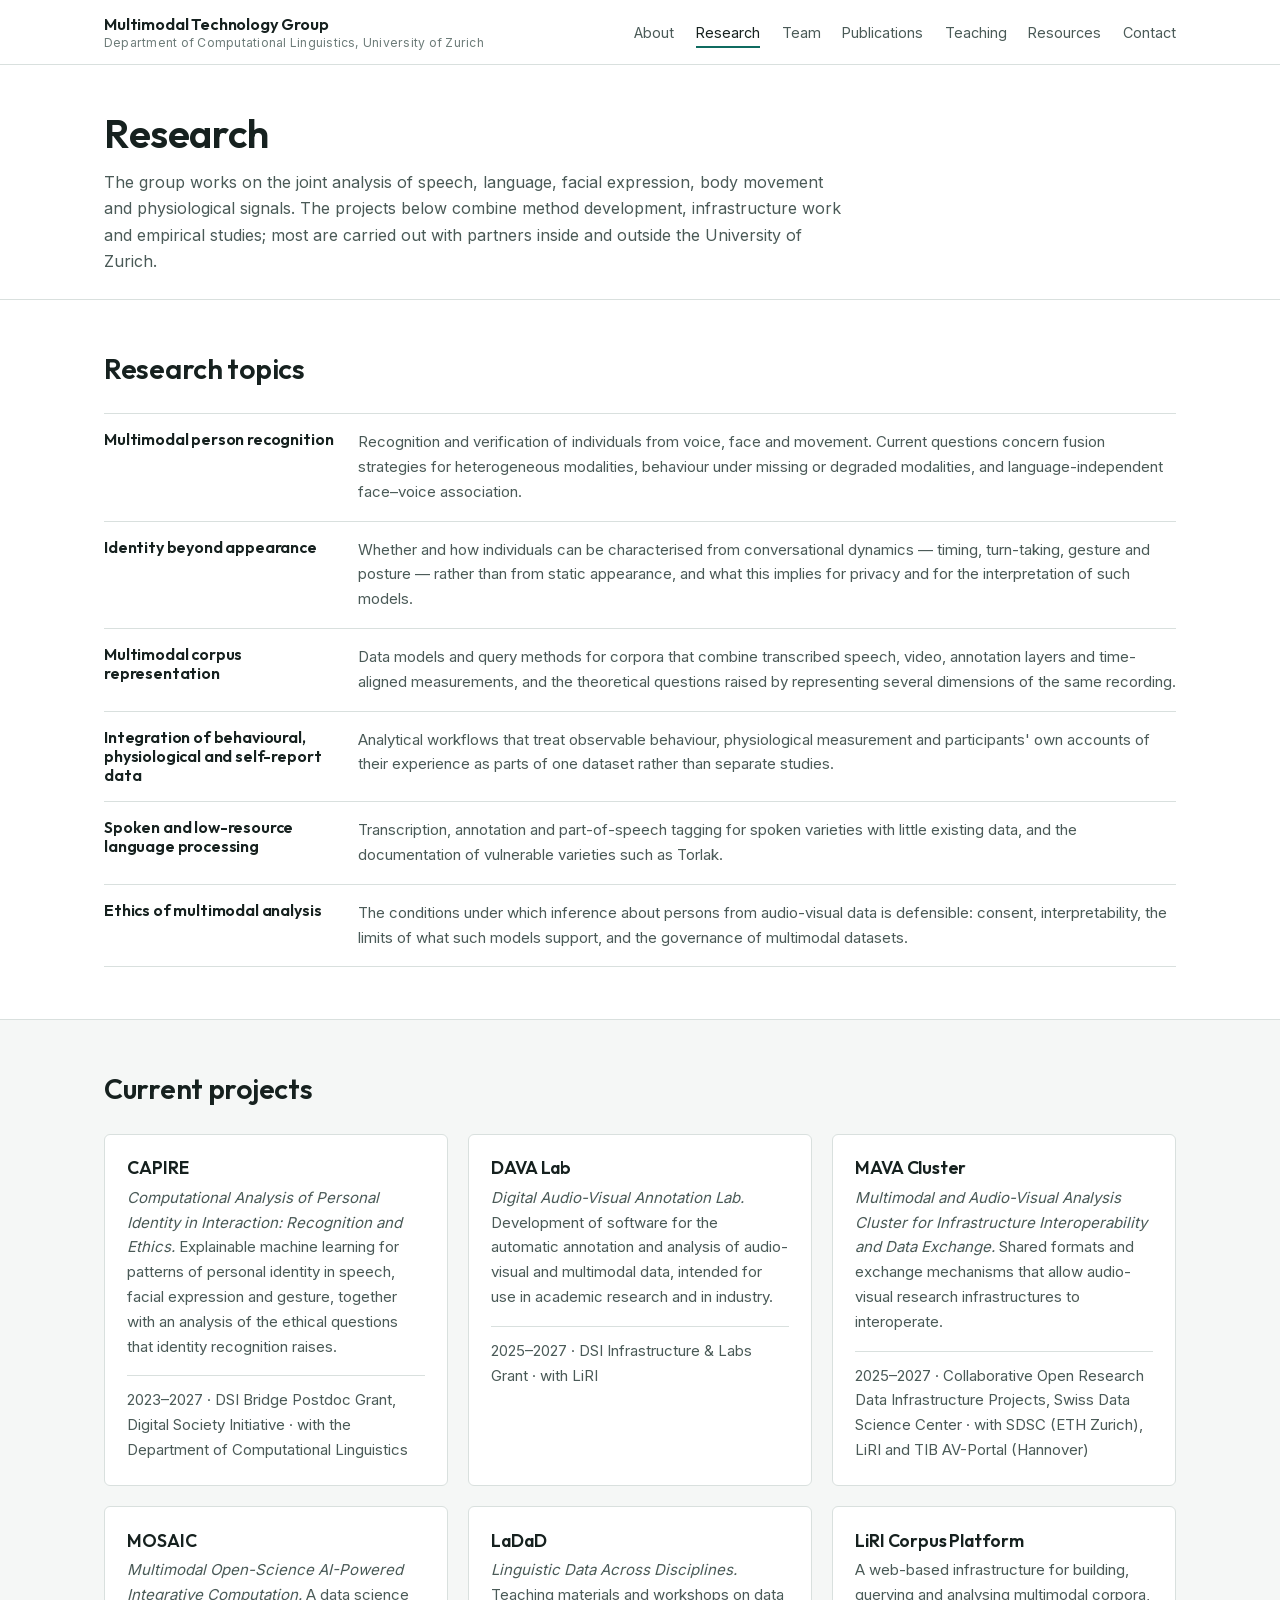
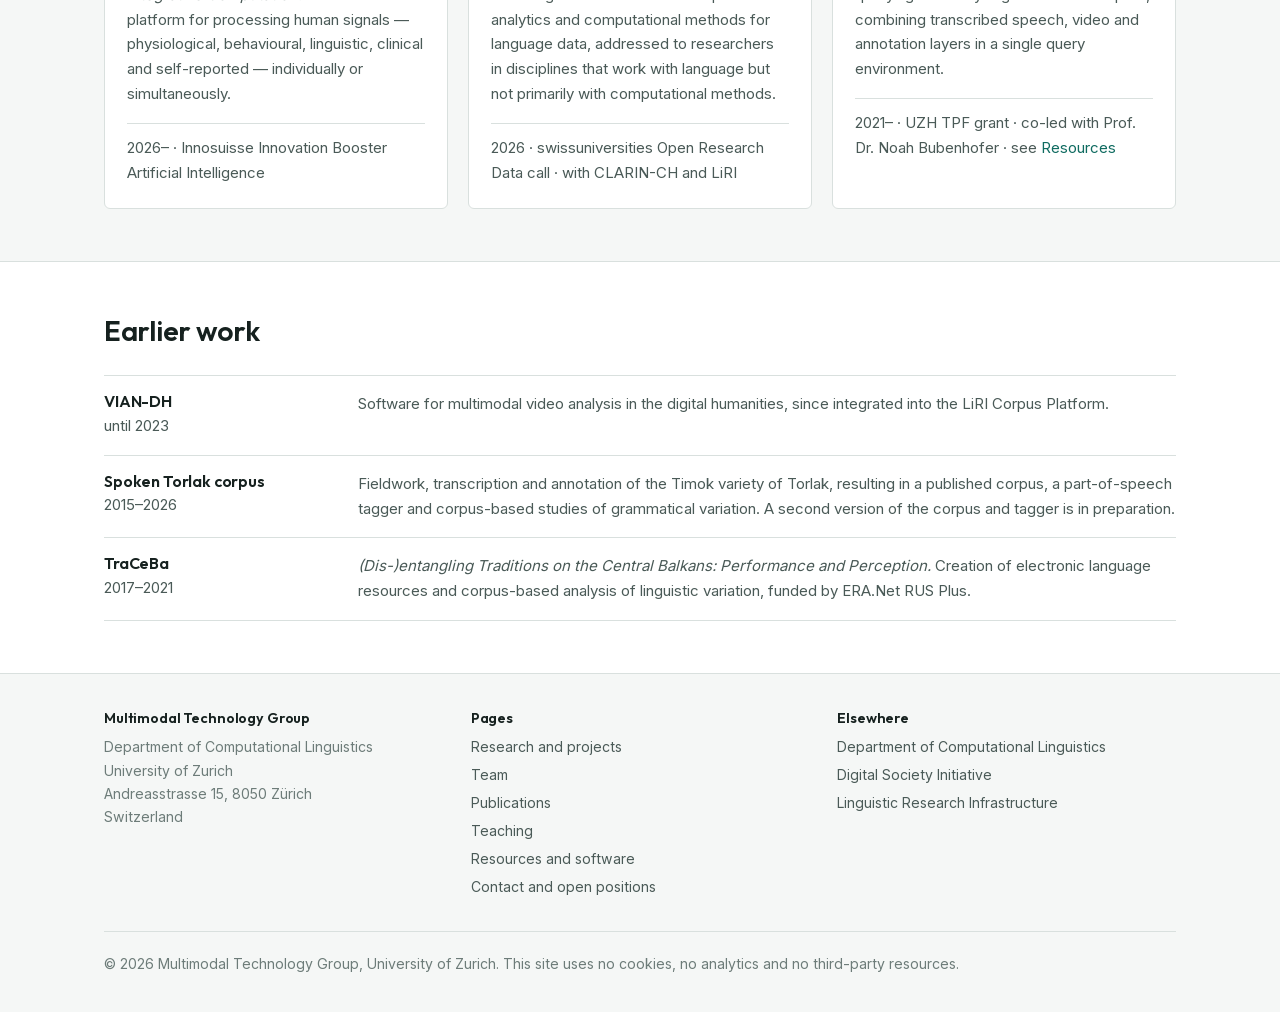
<file: research.html>
<!DOCTYPE html>
<html lang="en-GB">
<head>
<meta charset="UTF-8">
<meta name="viewport" content="width=device-width, initial-scale=1.0">
<title>Research | Multimodal Technology Group</title>
<meta name="description" content="Projects and research topics of the Multimodal Technology Group at the University of Zurich, including CAPIRE, the DAVA Lab, the MAVA Cluster, MOSAIC and the LiRI Corpus Platform.">
<meta property="og:type" content="website">
<meta property="og:title" content="Research | Multimodal Technology Group">
<meta property="og:description" content="Projects and research topics of the Multimodal Technology Group at the University of Zurich, including CAPIRE, the DAVA Lab, the MAVA Cluster, MOSAIC and the LiRI Corpus Platform.">
<meta property="og:locale" content="en_GB">
<link rel="icon" type="image/svg+xml" href="assets/favicon.svg">
<link rel="stylesheet" href="styles.css">
</head>
<body>
<a class="skip-link" href="#main">Skip to content</a>

<header class="site-header">
  <div class="header-inner">
    <a class="brand" href="index.html">
      <span class="brand__name">Multimodal Technology Group</span>
      <span class="brand__unit">Department of Computational Linguistics, University of Zurich</span>
    </a>
    <button class="nav-toggle" type="button" aria-expanded="false" aria-controls="site-nav" aria-label="Open menu">
      <svg viewBox="0 0 24 24" aria-hidden="true"><path d="M3 6h18v2H3zm0 5h18v2H3zm0 5h18v2H3z"/></svg>
    </button>
    <nav class="site-nav" id="site-nav" aria-label="Main">
      <ul>
        <li><a href="index.html">About</a></li>
        <li><a href="research.html" aria-current="page">Research</a></li>
        <li><a href="team.html">Team</a></li>
        <li><a href="publications.html">Publications</a></li>
        <li><a href="teaching.html">Teaching</a></li>
        <li><a href="resources.html">Resources</a></li>
        <li><a href="contact.html">Contact</a></li>
      </ul>
    </nav>
  </div>
</header>
<main id="main">

<section class="page-title">
  <div class="wrap">
    <h1>Research</h1>
    <p>The group works on the joint analysis of speech, language, facial expression, body movement and physiological
      signals. The projects below combine method development, infrastructure work and empirical studies; most are
      carried out with partners inside and outside the University of Zurich.</p>
  </div>
</section>

<section>
  <div class="wrap">
    <div class="section-head"><h2>Research topics</h2></div>
    <ul class="topics">
      <li>
        <div><h3>Multimodal person recognition</h3></div>
        <div><p>Recognition and verification of individuals from voice, face and movement. Current questions concern
          fusion strategies for heterogeneous modalities, behaviour under missing or degraded modalities, and
          language-independent face–voice association.</p></div>
      </li>
      <li>
        <div><h3>Identity beyond appearance</h3></div>
        <div><p>Whether and how individuals can be characterised from conversational dynamics — timing, turn-taking,
          gesture and posture — rather than from static appearance, and what this implies for privacy and for the
          interpretation of such models.</p></div>
      </li>
      <li>
        <div><h3>Multimodal corpus representation</h3></div>
        <div><p>Data models and query methods for corpora that combine transcribed speech, video, annotation layers and
          time-aligned measurements, and the theoretical questions raised by representing several dimensions of the same
          recording.</p></div>
      </li>
      <li>
        <div><h3>Integration of behavioural, physiological and self-report data</h3></div>
        <div><p>Analytical workflows that treat observable behaviour, physiological measurement and participants' own
          accounts of their experience as parts of one dataset rather than separate studies.</p></div>
      </li>
      <li>
        <div><h3>Spoken and low-resource language processing</h3></div>
        <div><p>Transcription, annotation and part-of-speech tagging for spoken varieties with little existing data,
          and the documentation of vulnerable varieties such as Torlak.</p></div>
      </li>
      <li>
        <div><h3>Ethics of multimodal analysis</h3></div>
        <div><p>The conditions under which inference about persons from audio-visual data is defensible: consent,
          interpretability, the limits of what such models support, and the governance of multimodal datasets.</p></div>
      </li>
    </ul>
  </div>
</section>

<section class="band">
  <div class="wrap">
    <div class="section-head">
      <h2>Current projects</h2>
    </div>
    <div class="grid grid-2">
      <article class="card">
        <h3>CAPIRE</h3>
        <p><em>Computational Analysis of Personal Identity in Interaction: Recognition and Ethics.</em> Explainable
          machine learning for patterns of personal identity in speech, facial expression and gesture, together with an
          analysis of the ethical questions that identity recognition raises.</p>
        <p class="card__meta">2023–2027 · DSI Bridge Postdoc Grant, Digital Society Initiative · with the Department of
          Computational Linguistics</p>
      </article>
      <article class="card">
        <h3>DAVA Lab</h3>
        <p><em>Digital Audio-Visual Annotation Lab.</em> Development of software for the automatic annotation and
          analysis of audio-visual and multimodal data, intended for use in academic research and in industry.</p>
        <p class="card__meta">2025–2027 · DSI Infrastructure &amp; Labs Grant · with LiRI</p>
      </article>
      <article class="card">
        <h3>MAVA Cluster</h3>
        <p><em>Multimodal and Audio-Visual Analysis Cluster for Infrastructure Interoperability and Data Exchange.</em>
          Shared formats and exchange mechanisms that allow audio-visual research infrastructures to interoperate.</p>
        <p class="card__meta">2025–2027 · Collaborative Open Research Data Infrastructure Projects, Swiss Data Science
          Center · with SDSC (ETH Zurich), LiRI and TIB AV-Portal (Hannover)</p>
      </article>
      <article class="card">
        <h3>MOSAIC</h3>
        <p><em>Multimodal Open-Science AI-Powered Integrative Computation.</em> A data science platform for processing
          human signals — physiological, behavioural, linguistic, clinical and self-reported — individually or
          simultaneously.</p>
        <p class="card__meta">2026– · Innosuisse Innovation Booster Artificial Intelligence</p>
      </article>
      <article class="card">
        <h3>LaDaD</h3>
        <p><em>Linguistic Data Across Disciplines.</em> Teaching materials and workshops on data analytics and
          computational methods for language data, addressed to researchers in disciplines that work with language but
          not primarily with computational methods.</p>
        <p class="card__meta">2026 · swissuniversities Open Research Data call · with CLARIN-CH and LiRI</p>
      </article>
      <article class="card">
        <h3>LiRI Corpus Platform</h3>
        <p>A web-based infrastructure for building, querying and analysing multimodal corpora, combining transcribed
          speech, video and annotation layers in a single query environment.</p>
        <p class="card__meta">2021– · UZH TPF grant · co-led with Prof. Dr. Noah Bubenhofer · see
          <a href="resources.html">Resources</a></p>
      </article>
    </div>
  </div>
</section>

<section>
  <div class="wrap">
    <div class="section-head"><h2>Earlier work</h2></div>
    <ul class="topics">
      <li>
        <div><h3>VIAN-DH</h3><p class="row__when">until 2023</p></div>
        <div><p>Software for multimodal video analysis in the digital humanities, since integrated into the LiRI Corpus
          Platform.</p></div>
      </li>
      <li>
        <div><h3>Spoken Torlak corpus</h3><p class="row__when">2015–2026</p></div>
        <div><p>Fieldwork, transcription and annotation of the Timok variety of Torlak, resulting in a published corpus,
          a part-of-speech tagger and corpus-based studies of grammatical variation. A second version of the corpus and
          tagger is in preparation.</p></div>
      </li>
      <li>
        <div><h3>TraCeBa</h3><p class="row__when">2017–2021</p></div>
        <div><p><em>(Dis-)entangling Traditions on the Central Balkans: Performance and Perception.</em> Creation of
          electronic language resources and corpus-based analysis of linguistic variation, funded by ERA.Net RUS Plus.</p></div>
      </li>
    </ul>
  </div>
</section>

</main>
<footer class="site-footer">
  <div class="wrap">
    <div class="footer-inner">
      <div>
        <h3>Multimodal Technology Group</h3>
        <p>Department of Computational Linguistics<br>
          University of Zurich<br>
          Andreasstrasse 15, 8050 Zürich<br>
          Switzerland</p>
      </div>
      <div>
        <h3>Pages</h3>
        <ul>
          <li><a href="research.html">Research and projects</a></li>
          <li><a href="team.html">Team</a></li>
          <li><a href="publications.html">Publications</a></li>
          <li><a href="teaching.html">Teaching</a></li>
          <li><a href="resources.html">Resources and software</a></li>
          <li><a href="contact.html">Contact and open positions</a></li>
        </ul>
      </div>
      <div>
        <h3>Elsewhere</h3>
        <ul>
          <li><a href="https://www.cl.uzh.ch/en.html">Department of Computational Linguistics</a></li>
          <li><a href="https://www.dsi.uzh.ch/en.html">Digital Society Initiative</a></li>
          <li><a href="https://www.liri.uzh.ch/en.html">Linguistic Research Infrastructure</a></li>
        </ul>
      </div>
    </div>
    <div class="footer-base">
      <p>&copy; 2026 Multimodal Technology Group, University of Zurich. This site uses no cookies, no analytics and no
        third-party resources.</p>
    </div>
  </div>
</footer>

<script src="script.js"></script>
</body>
</html>
</file>
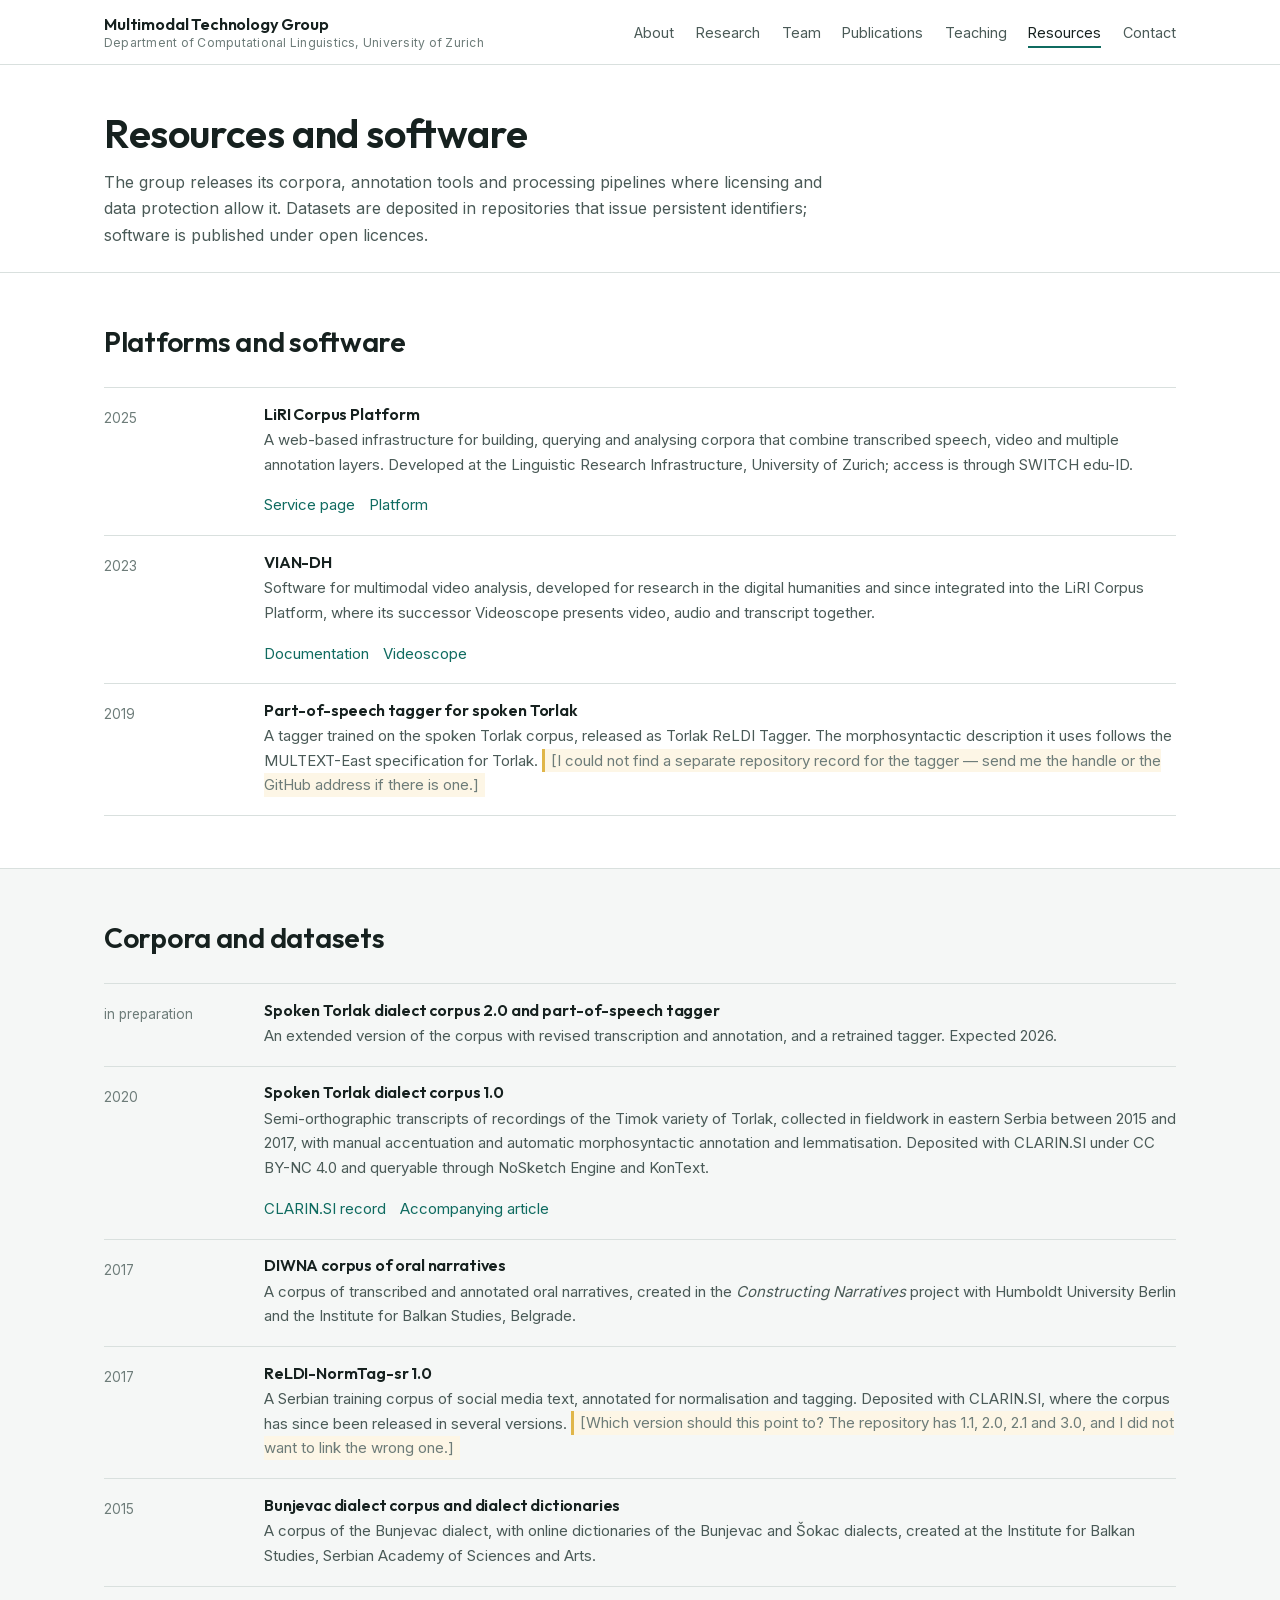
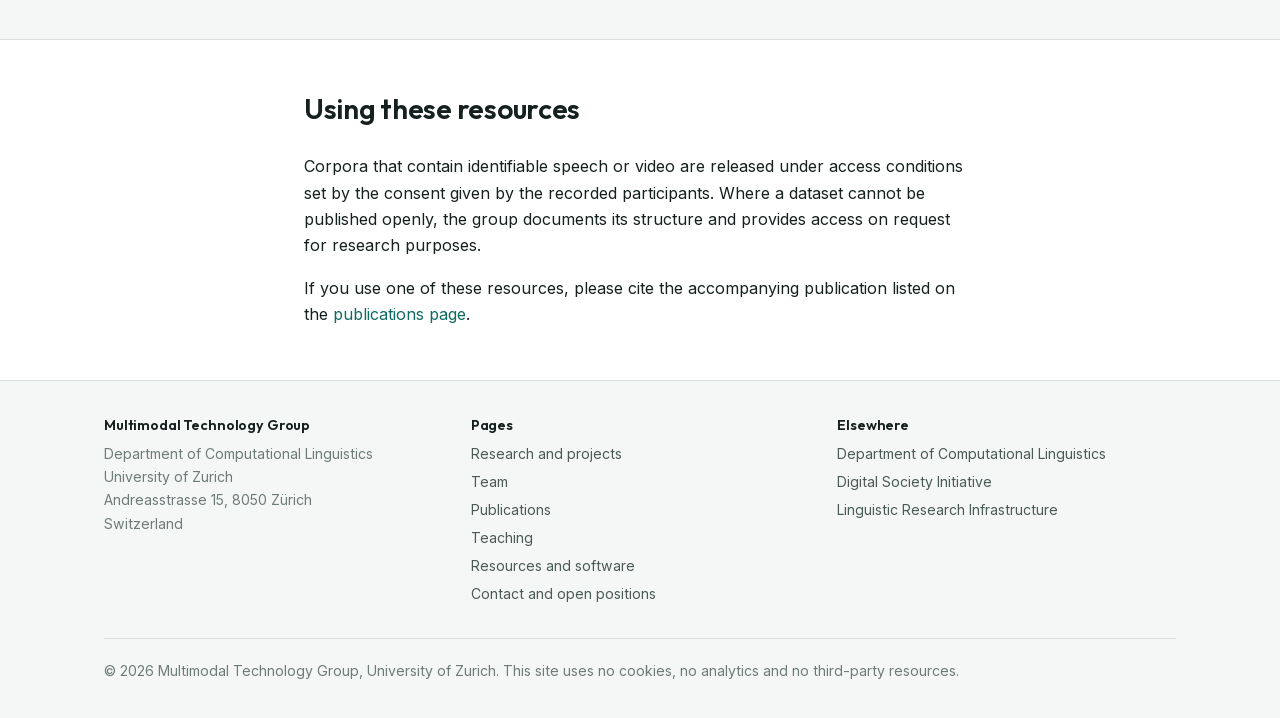
<file: resources.html>
<!DOCTYPE html>
<html lang="en-GB">
<head>
<meta charset="UTF-8">
<meta name="viewport" content="width=device-width, initial-scale=1.0">
<title>Resources and software | Multimodal Technology Group</title>
<meta name="description" content="Corpora, annotation tools and software released by the Multimodal Technology Group, including the LiRI Corpus Platform and the spoken Torlak corpus.">
<meta property="og:type" content="website">
<meta property="og:title" content="Resources and software | Multimodal Technology Group">
<meta property="og:description" content="Corpora, annotation tools and software released by the Multimodal Technology Group, including the LiRI Corpus Platform and the spoken Torlak corpus.">
<meta property="og:locale" content="en_GB">
<link rel="icon" type="image/svg+xml" href="assets/favicon.svg">
<link rel="stylesheet" href="styles.css">
</head>
<body>
<a class="skip-link" href="#main">Skip to content</a>

<header class="site-header">
  <div class="header-inner">
    <a class="brand" href="index.html">
      <span class="brand__name">Multimodal Technology Group</span>
      <span class="brand__unit">Department of Computational Linguistics, University of Zurich</span>
    </a>
    <button class="nav-toggle" type="button" aria-expanded="false" aria-controls="site-nav" aria-label="Open menu">
      <svg viewBox="0 0 24 24" aria-hidden="true"><path d="M3 6h18v2H3zm0 5h18v2H3zm0 5h18v2H3z"/></svg>
    </button>
    <nav class="site-nav" id="site-nav" aria-label="Main">
      <ul>
        <li><a href="index.html">About</a></li>
        <li><a href="research.html">Research</a></li>
        <li><a href="team.html">Team</a></li>
        <li><a href="publications.html">Publications</a></li>
        <li><a href="teaching.html">Teaching</a></li>
        <li><a href="resources.html" aria-current="page">Resources</a></li>
        <li><a href="contact.html">Contact</a></li>
      </ul>
    </nav>
  </div>
</header>
<main id="main">

<section class="page-title">
  <div class="wrap">
    <h1>Resources and software</h1>
    <p>The group releases its corpora, annotation tools and processing pipelines where licensing and data protection
      allow it. Datasets are deposited in repositories that issue persistent identifiers; software is published under
      open licences.</p>
  </div>
</section>

<section>
  <div class="wrap">
    <div class="section-head"><h2>Platforms and software</h2></div>
    <div class="rows">
      <div class="row">
        <div class="row__when">2025</div>
        <div class="row__what">
          <h3>LiRI Corpus Platform</h3>
          <p>A web-based infrastructure for building, querying and analysing corpora that combine transcribed speech,
            video and multiple annotation layers. Developed at the Linguistic Research Infrastructure, University of
            Zurich; access is through SWITCH edu-ID.</p>
          <p class="pub__links"><a href="https://www.liri.uzh.ch/en/services/LiRI-Corpus-Platform-LCP.html">Service
            page</a><a href="https://lcp.linguistik.uzh.ch/">Platform</a></p>
        </div>
      </div>
      <div class="row">
        <div class="row__when">2023</div>
        <div class="row__what">
          <h3>VIAN-DH</h3>
          <p>Software for multimodal video analysis, developed for research in the digital humanities and since
            integrated into the LiRI Corpus Platform, where its successor Videoscope presents video, audio and
            transcript together.</p>
          <p class="pub__links"><a href="https://liri.linguistik.uzh.ch/wiki/langtech/vian-dh">Documentation</a><a href="https://www.liri.uzh.ch/en/services/LiRI-Corpus-Platform-LCP/Videoscope.html">Videoscope</a></p>
        </div>
      </div>
      <div class="row">
        <div class="row__when">2019</div>
        <div class="row__what">
          <h3>Part-of-speech tagger for spoken Torlak</h3>
          <p>A tagger trained on the spoken Torlak corpus, released as Torlak ReLDI Tagger. The morphosyntactic
            description it uses follows the MULTEXT-East specification for Torlak.
            <span class="placeholder">[I could not find a separate repository record for the tagger — send me the
            handle or the GitHub address if there is one.]</span></p>
        </div>
      </div>
    </div>
  </div>
</section>

<section class="band">
  <div class="wrap">
    <div class="section-head"><h2>Corpora and datasets</h2></div>
    <div class="rows">
      <div class="row">
        <div class="row__when">in preparation</div>
        <div class="row__what">
          <h3>Spoken Torlak dialect corpus 2.0 and part-of-speech tagger</h3>
          <p>An extended version of the corpus with revised transcription and annotation, and a retrained tagger.
            Expected 2026.</p>
        </div>
      </div>
      <div class="row">
        <div class="row__when">2020</div>
        <div class="row__what">
          <h3>Spoken Torlak dialect corpus 1.0</h3>
          <p>Semi-orthographic transcripts of recordings of the Timok variety of Torlak, collected in fieldwork in
            eastern Serbia between 2015 and 2017, with manual accentuation and automatic morphosyntactic annotation and
            lemmatisation. Deposited with CLARIN.SI under CC BY-NC 4.0 and queryable through NoSketch Engine and
            KonText.</p>
          <p class="pub__links"><a href="http://hdl.handle.net/11356/1281">CLARIN.SI record</a><a href="https://doi.org/10.1007/s10579-020-09522-4">Accompanying article</a></p>
        </div>
      </div>
      <div class="row">
        <div class="row__when">2017</div>
        <div class="row__what">
          <h3>DIWNA corpus of oral narratives</h3>
          <p>A corpus of transcribed and annotated oral narratives, created in the <em>Constructing Narratives</em>
            project with Humboldt University Berlin and the Institute for Balkan Studies, Belgrade.</p>
        </div>
      </div>
      <div class="row">
        <div class="row__when">2017</div>
        <div class="row__what">
          <h3>ReLDI-NormTag-sr 1.0</h3>
          <p>A Serbian training corpus of social media text, annotated for normalisation and tagging. Deposited with
            CLARIN.SI, where the corpus has since been released in several versions.
            <span class="placeholder">[Which version should this point to? The repository has 1.1, 2.0, 2.1 and
            3.0, and I did not want to link the wrong one.]</span></p>
        </div>
      </div>
      <div class="row">
        <div class="row__when">2015</div>
        <div class="row__what">
          <h3>Bunjevac dialect corpus and dialect dictionaries</h3>
          <p>A corpus of the Bunjevac dialect, with online dictionaries of the Bunjevac and Šokac dialects, created at
            the Institute for Balkan Studies, Serbian Academy of Sciences and Arts.</p>
        </div>
      </div>
    </div>
  </div>
</section>

<section>
  <div class="wrap narrow">
    <div class="section-head"><h2>Using these resources</h2></div>
    <p>Corpora that contain identifiable speech or video are released under access conditions set by the consent given
      by the recorded participants. Where a dataset cannot be published openly, the group documents its structure and
      provides access on request for research purposes.</p>
    <p>If you use one of these resources, please cite the accompanying publication listed on the
      <a href="publications.html">publications page</a>.</p>
  </div>
</section>

</main>
<footer class="site-footer">
  <div class="wrap">
    <div class="footer-inner">
      <div>
        <h3>Multimodal Technology Group</h3>
        <p>Department of Computational Linguistics<br>
          University of Zurich<br>
          Andreasstrasse 15, 8050 Zürich<br>
          Switzerland</p>
      </div>
      <div>
        <h3>Pages</h3>
        <ul>
          <li><a href="research.html">Research and projects</a></li>
          <li><a href="team.html">Team</a></li>
          <li><a href="publications.html">Publications</a></li>
          <li><a href="teaching.html">Teaching</a></li>
          <li><a href="resources.html">Resources and software</a></li>
          <li><a href="contact.html">Contact and open positions</a></li>
        </ul>
      </div>
      <div>
        <h3>Elsewhere</h3>
        <ul>
          <li><a href="https://www.cl.uzh.ch/en.html">Department of Computational Linguistics</a></li>
          <li><a href="https://www.dsi.uzh.ch/en.html">Digital Society Initiative</a></li>
          <li><a href="https://www.liri.uzh.ch/en.html">Linguistic Research Infrastructure</a></li>
        </ul>
      </div>
    </div>
    <div class="footer-base">
      <p>&copy; 2026 Multimodal Technology Group, University of Zurich. This site uses no cookies, no analytics and no
        third-party resources.</p>
    </div>
  </div>
</footer>

<script src="script.js"></script>
</body>
</html>
</file>
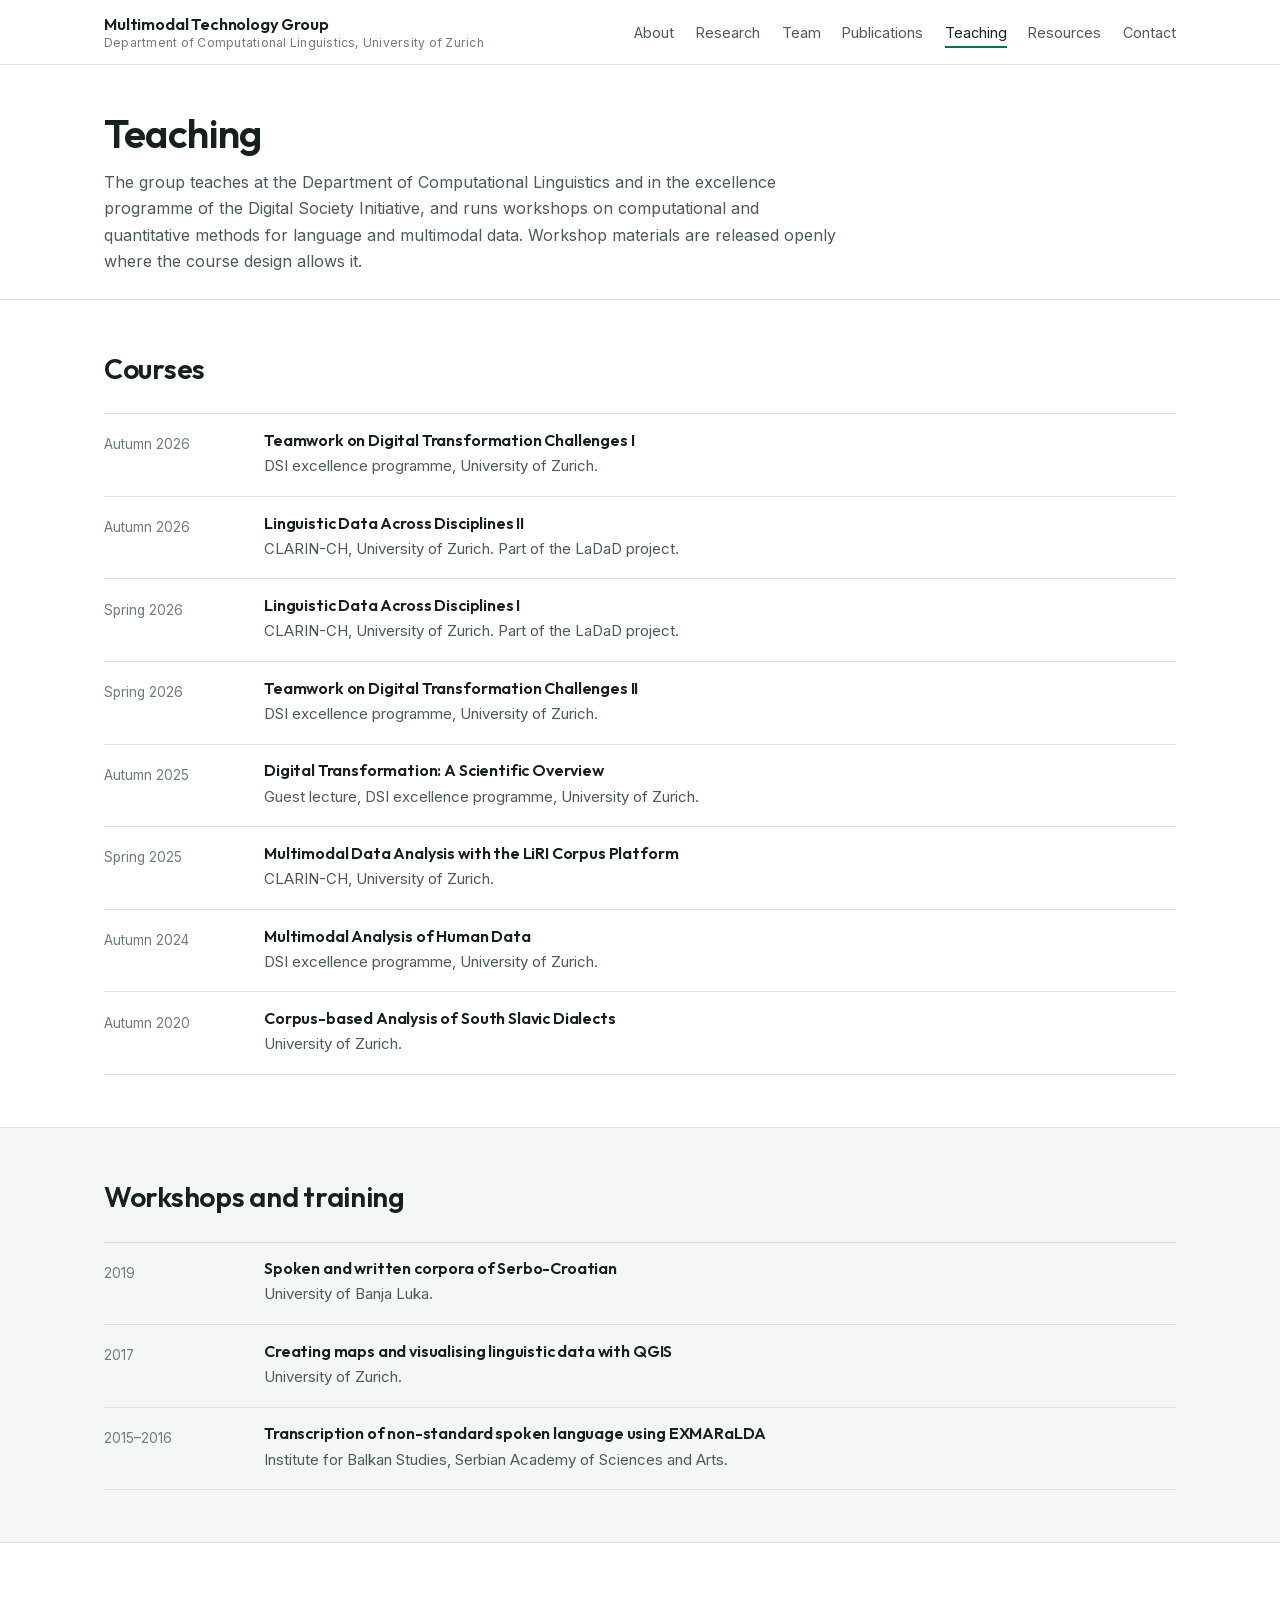
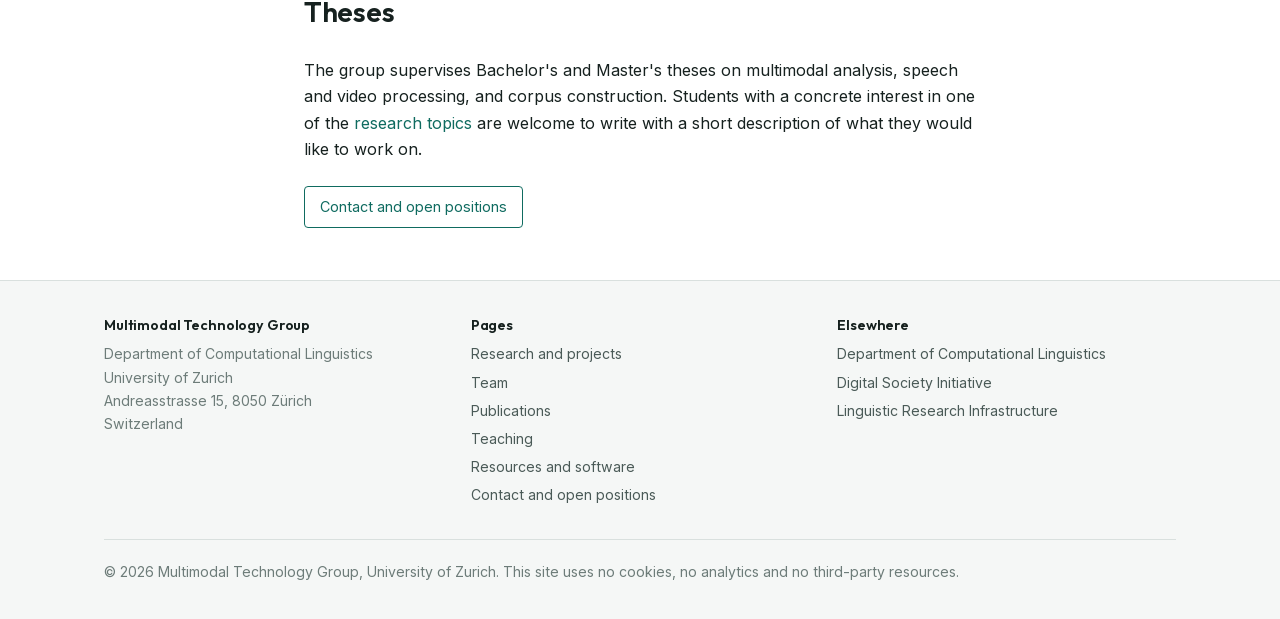
<file: teaching.html>
<!DOCTYPE html>
<html lang="en-GB">
<head>
<meta charset="UTF-8">
<meta name="viewport" content="width=device-width, initial-scale=1.0">
<title>Teaching | Multimodal Technology Group</title>
<meta name="description" content="Courses and workshops taught by the Multimodal Technology Group at the University of Zurich, including multimodal data analysis and linguistic data across disciplines.">
<meta property="og:type" content="website">
<meta property="og:title" content="Teaching | Multimodal Technology Group">
<meta property="og:description" content="Courses and workshops taught by the Multimodal Technology Group at the University of Zurich, including multimodal data analysis and linguistic data across disciplines.">
<meta property="og:locale" content="en_GB">
<link rel="icon" type="image/svg+xml" href="assets/favicon.svg">
<link rel="stylesheet" href="styles.css">
</head>
<body>
<a class="skip-link" href="#main">Skip to content</a>

<header class="site-header">
  <div class="header-inner">
    <a class="brand" href="index.html">
      <span class="brand__name">Multimodal Technology Group</span>
      <span class="brand__unit">Department of Computational Linguistics, University of Zurich</span>
    </a>
    <button class="nav-toggle" type="button" aria-expanded="false" aria-controls="site-nav" aria-label="Open menu">
      <svg viewBox="0 0 24 24" aria-hidden="true"><path d="M3 6h18v2H3zm0 5h18v2H3zm0 5h18v2H3z"/></svg>
    </button>
    <nav class="site-nav" id="site-nav" aria-label="Main">
      <ul>
        <li><a href="index.html">About</a></li>
        <li><a href="research.html">Research</a></li>
        <li><a href="team.html">Team</a></li>
        <li><a href="publications.html">Publications</a></li>
        <li><a href="teaching.html" aria-current="page">Teaching</a></li>
        <li><a href="resources.html">Resources</a></li>
        <li><a href="contact.html">Contact</a></li>
      </ul>
    </nav>
  </div>
</header>
<main id="main">

<section class="page-title">
  <div class="wrap">
    <h1>Teaching</h1>
    <p>The group teaches at the Department of Computational Linguistics and in the excellence programme of the Digital
      Society Initiative, and runs workshops on computational and quantitative methods for language and multimodal data.
      Workshop materials are released openly where the course design allows it.</p>
  </div>
</section>

<section>
  <div class="wrap">
    <div class="section-head"><h2>Courses</h2></div>
    <div class="rows">
      <div class="row">
        <div class="row__when">Autumn 2026</div>
        <div class="row__what">
          <h3>Teamwork on Digital Transformation Challenges I</h3>
          <p>DSI excellence programme, University of Zurich.</p>
        </div>
      </div>
      <div class="row">
        <div class="row__when">Autumn 2026</div>
        <div class="row__what">
          <h3>Linguistic Data Across Disciplines II</h3>
          <p>CLARIN-CH, University of Zurich. Part of the LaDaD project.</p>
        </div>
      </div>
      <div class="row">
        <div class="row__when">Spring 2026</div>
        <div class="row__what">
          <h3>Linguistic Data Across Disciplines I</h3>
          <p>CLARIN-CH, University of Zurich. Part of the LaDaD project.</p>
        </div>
      </div>
      <div class="row">
        <div class="row__when">Spring 2026</div>
        <div class="row__what">
          <h3>Teamwork on Digital Transformation Challenges II</h3>
          <p>DSI excellence programme, University of Zurich.</p>
        </div>
      </div>
      <div class="row">
        <div class="row__when">Autumn 2025</div>
        <div class="row__what">
          <h3>Digital Transformation: A Scientific Overview</h3>
          <p>Guest lecture, DSI excellence programme, University of Zurich.</p>
        </div>
      </div>
      <div class="row">
        <div class="row__when">Spring 2025</div>
        <div class="row__what">
          <h3>Multimodal Data Analysis with the LiRI Corpus Platform</h3>
          <p>CLARIN-CH, University of Zurich.</p>
        </div>
      </div>
      <div class="row">
        <div class="row__when">Autumn 2024</div>
        <div class="row__what">
          <h3>Multimodal Analysis of Human Data</h3>
          <p>DSI excellence programme, University of Zurich.</p>
        </div>
      </div>
      <div class="row">
        <div class="row__when">Autumn 2020</div>
        <div class="row__what">
          <h3>Corpus-based Analysis of South Slavic Dialects</h3>
          <p>University of Zurich.</p>
        </div>
      </div>
    </div>
  </div>
</section>

<section class="band">
  <div class="wrap">
    <div class="section-head"><h2>Workshops and training</h2></div>
    <div class="rows">
      <div class="row">
        <div class="row__when">2019</div>
        <div class="row__what">
          <h3>Spoken and written corpora of Serbo-Croatian</h3>
          <p>University of Banja Luka.</p>
        </div>
      </div>
      <div class="row">
        <div class="row__when">2017</div>
        <div class="row__what">
          <h3>Creating maps and visualising linguistic data with QGIS</h3>
          <p>University of Zurich.</p>
        </div>
      </div>
      <div class="row">
        <div class="row__when">2015–2016</div>
        <div class="row__what">
          <h3>Transcription of non-standard spoken language using EXMARaLDA</h3>
          <p>Institute for Balkan Studies, Serbian Academy of Sciences and Arts.</p>
        </div>
      </div>
    </div>
  </div>
</section>

<section>
  <div class="wrap narrow">
    <div class="section-head"><h2>Theses</h2></div>
    <p>The group supervises Bachelor's and Master's theses on multimodal analysis, speech and video processing, and
      corpus construction. Students with a concrete interest in one of the <a href="research.html">research topics</a>
      are welcome to write with a short description of what they would like to work on.</p>
    <div class="actions">
      <a class="btn" href="contact.html">Contact and open positions</a>
    </div>
  </div>
</section>

</main>
<footer class="site-footer">
  <div class="wrap">
    <div class="footer-inner">
      <div>
        <h3>Multimodal Technology Group</h3>
        <p>Department of Computational Linguistics<br>
          University of Zurich<br>
          Andreasstrasse 15, 8050 Zürich<br>
          Switzerland</p>
      </div>
      <div>
        <h3>Pages</h3>
        <ul>
          <li><a href="research.html">Research and projects</a></li>
          <li><a href="team.html">Team</a></li>
          <li><a href="publications.html">Publications</a></li>
          <li><a href="teaching.html">Teaching</a></li>
          <li><a href="resources.html">Resources and software</a></li>
          <li><a href="contact.html">Contact and open positions</a></li>
        </ul>
      </div>
      <div>
        <h3>Elsewhere</h3>
        <ul>
          <li><a href="https://www.cl.uzh.ch/en.html">Department of Computational Linguistics</a></li>
          <li><a href="https://www.dsi.uzh.ch/en.html">Digital Society Initiative</a></li>
          <li><a href="https://www.liri.uzh.ch/en.html">Linguistic Research Infrastructure</a></li>
        </ul>
      </div>
    </div>
    <div class="footer-base">
      <p>&copy; 2026 Multimodal Technology Group, University of Zurich. This site uses no cookies, no analytics and no
        third-party resources.</p>
    </div>
  </div>
</footer>

<script src="script.js"></script>
</body>
</html>
</file>
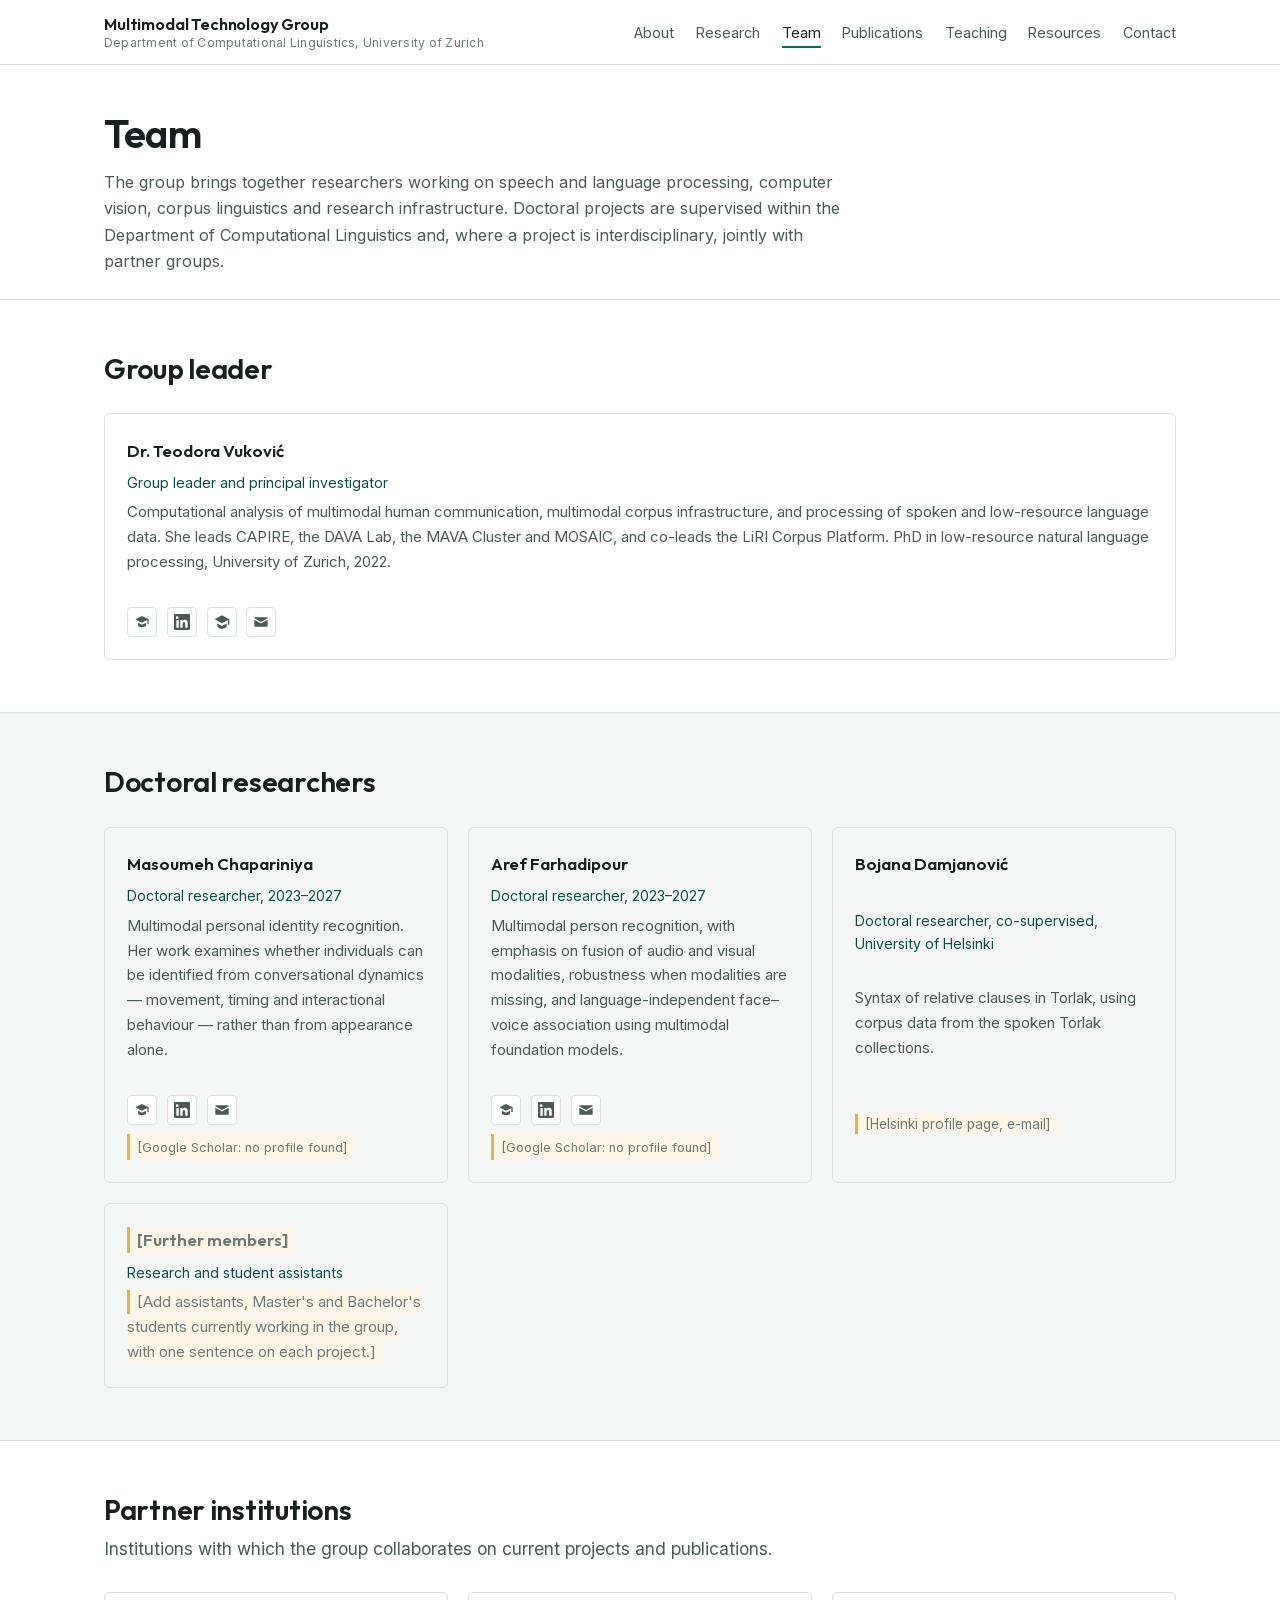
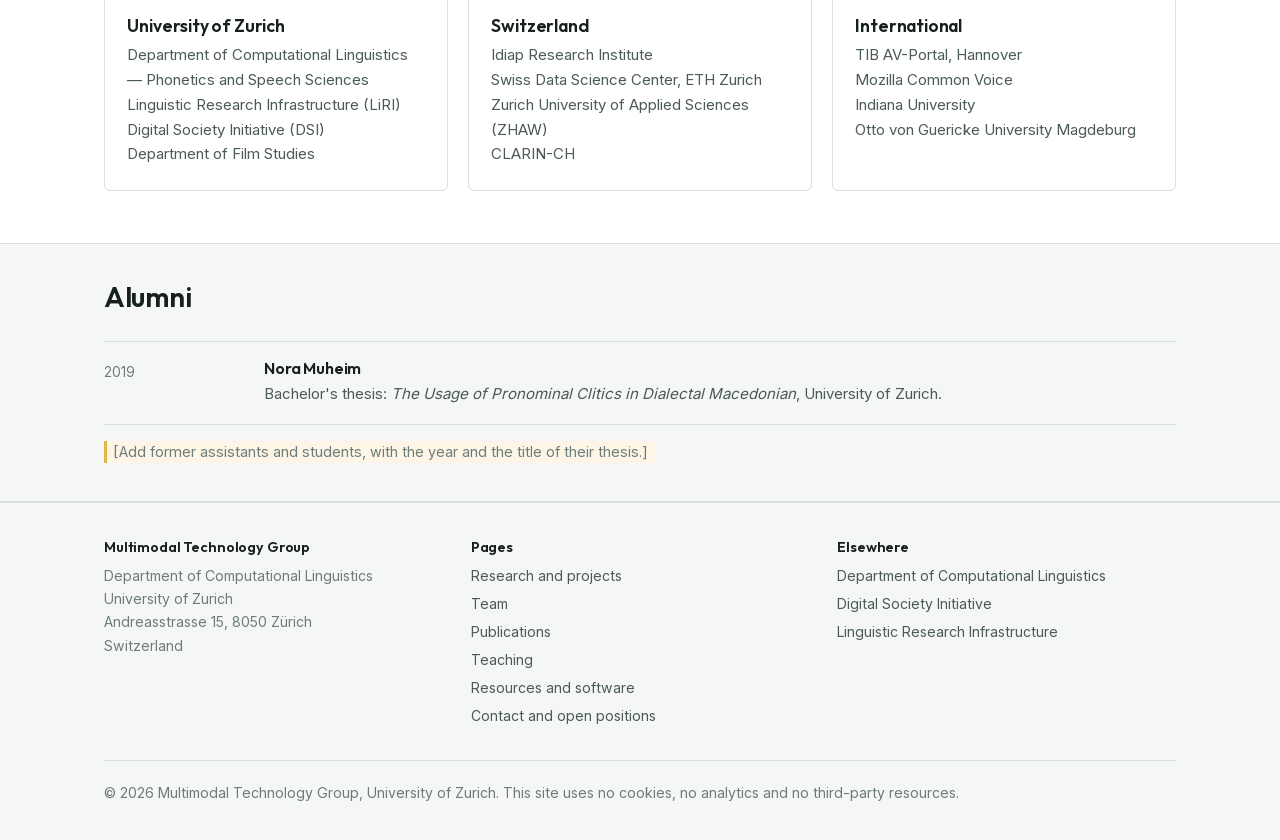
<file: team.html>
<!DOCTYPE html>
<html lang="en-GB">
<head>
<meta charset="UTF-8">
<meta name="viewport" content="width=device-width, initial-scale=1.0">
<title>Team | Multimodal Technology Group</title>
<meta name="description" content="Members of the Multimodal Technology Group at the Department of Computational Linguistics, University of Zurich.">
<meta property="og:type" content="website">
<meta property="og:title" content="Team | Multimodal Technology Group">
<meta property="og:description" content="Members of the Multimodal Technology Group at the Department of Computational Linguistics, University of Zurich.">
<meta property="og:locale" content="en_GB">
<link rel="icon" type="image/svg+xml" href="assets/favicon.svg">
<link rel="stylesheet" href="styles.css">
</head>
<body>
<a class="skip-link" href="#main">Skip to content</a>

<header class="site-header">
  <div class="header-inner">
    <a class="brand" href="index.html">
      <span class="brand__name">Multimodal Technology Group</span>
      <span class="brand__unit">Department of Computational Linguistics, University of Zurich</span>
    </a>
    <button class="nav-toggle" type="button" aria-expanded="false" aria-controls="site-nav" aria-label="Open menu">
      <svg viewBox="0 0 24 24" aria-hidden="true"><path d="M3 6h18v2H3zm0 5h18v2H3zm0 5h18v2H3z"/></svg>
    </button>
    <nav class="site-nav" id="site-nav" aria-label="Main">
      <ul>
        <li><a href="index.html">About</a></li>
        <li><a href="research.html">Research</a></li>
        <li><a href="team.html" aria-current="page">Team</a></li>
        <li><a href="publications.html">Publications</a></li>
        <li><a href="teaching.html">Teaching</a></li>
        <li><a href="resources.html">Resources</a></li>
        <li><a href="contact.html">Contact</a></li>
      </ul>
    </nav>
  </div>
</header>
<main id="main">

<section class="page-title">
  <div class="wrap">
    <h1>Team</h1>
    <p>The group brings together researchers working on speech and language processing, computer vision, corpus
      linguistics and research infrastructure. Doctoral projects are supervised within the Department of Computational
      Linguistics and, where a project is interdisciplinary, jointly with partner groups.</p>
  </div>
</section>

<section>
  <div class="wrap">
    <div class="section-head"><h2>Group leader</h2></div>
    <ul class="people">
      <li class="person">
        <span class="person__name">Dr. Teodora Vuković</span>
        <span class="person__role">Group leader and principal investigator</span>
        <p class="person__body">Computational analysis of multimodal human communication, multimodal corpus
          infrastructure, and processing of spoken and low-resource language data. She leads CAPIRE, the DAVA Lab, the
          MAVA Cluster and MOSAIC, and co-leads the LiRI Corpus Platform. PhD in low-resource natural language
          processing, University of Zurich, 2022.</p>
        <p class="icons"><a href="https://www.dsi.uzh.ch/en/people/researchers/dsi-postdocs/tvukovic.html" target="_blank" rel="noopener noreferrer"><span class="visually-hidden">UZH profile</span><svg viewBox="0 0 24 24" aria-hidden="true"><path d="M12 3 2 8l10 5 8-4v6h2V8L12 3zM6 13.2V17c0 1.7 2.7 3 6 3s6-1.3 6-3v-3.8l-6 3-6-3z"/></svg></a><a href="https://www.linkedin.com/in/teodoravukovic/" target="_blank" rel="noopener noreferrer"><span class="visually-hidden">LinkedIn</span><svg viewBox="0 0 24 24" aria-hidden="true"><path d="M20.4 20.5h-3.6v-5.6c0-1.3 0-3-1.8-3s-2.1 1.4-2.1 2.9v5.7H9.4V9h3.4v1.6h.05c.5-.9 1.6-1.9 3.4-1.9 3.6 0 4.3 2.4 4.3 5.5v6.3zM5.3 7.4a2.1 2.1 0 1 1 0-4.1 2.1 2.1 0 0 1 0 4.1zm1.8 13.1H3.6V9h3.5v11.5zM22.2 0H1.8C.8 0 0 .8 0 1.7v20.5C0 23.2.8 24 1.8 24h20.4c1 0 1.8-.8 1.8-1.8V1.7C24 .8 23.2 0 22.2 0z"/></svg></a><a href="https://scholar.google.com/citations?user=P4ASuLYAAAAJ&hl=en" target="_blank" rel="noopener noreferrer"><span class="visually-hidden">Google Scholar</span><svg viewBox="0 0 24 24" aria-hidden="true"><path d="M12 2 1 8l11 6 9-4.9V16h2V8L12 2zM5 14.1V18c0 2.2 3.1 4 7 4s7-1.8 7-4v-3.9l-7 3.8-7-3.8z"/></svg></a><a href="mailto:teodora.vukovic2@uzh.ch"><span class="visually-hidden">E-mail</span><svg viewBox="0 0 24 24" aria-hidden="true"><path d="M3 5h18a1 1 0 0 1 1 1v.3l-10 5.6L2 6.3V6a1 1 0 0 1 1-1zm19 3.6V18a1 1 0 0 1-1 1H3a1 1 0 0 1-1-1V8.6l9.5 5.3a1 1 0 0 0 1 0L22 8.6z"/></svg></a></p>
      </li>
    </ul>
  </div>
</section>

<section class="band">
  <div class="wrap">
    <div class="section-head"><h2>Doctoral researchers</h2></div>
    <ul class="people grid grid-2">
      <li class="person">
        <span class="person__name">Masoumeh Chapariniya</span>
        <span class="person__role">Doctoral researcher, 2023–2027</span>
        <p class="person__body">Multimodal personal identity recognition. Her work examines whether individuals can be
          identified from conversational dynamics — movement, timing and interactional behaviour — rather than from
          appearance alone.</p>
        <p class="icons"><a href="https://www.dsi.uzh.ch/en/people/dsi-projects/mchapariniya.html" target="_blank" rel="noopener noreferrer"><span class="visually-hidden">UZH profile</span><svg viewBox="0 0 24 24" aria-hidden="true"><path d="M12 3 2 8l10 5 8-4v6h2V8L12 3zM6 13.2V17c0 1.7 2.7 3 6 3s6-1.3 6-3v-3.8l-6 3-6-3z"/></svg></a><a href="https://www.linkedin.com/in/masoumeh-chapariniya/" target="_blank" rel="noopener noreferrer"><span class="visually-hidden">LinkedIn</span><svg viewBox="0 0 24 24" aria-hidden="true"><path d="M20.4 20.5h-3.6v-5.6c0-1.3 0-3-1.8-3s-2.1 1.4-2.1 2.9v5.7H9.4V9h3.4v1.6h.05c.5-.9 1.6-1.9 3.4-1.9 3.6 0 4.3 2.4 4.3 5.5v6.3zM5.3 7.4a2.1 2.1 0 1 1 0-4.1 2.1 2.1 0 0 1 0 4.1zm1.8 13.1H3.6V9h3.5v11.5zM22.2 0H1.8C.8 0 0 .8 0 1.7v20.5C0 23.2.8 24 1.8 24h20.4c1 0 1.8-.8 1.8-1.8V1.7C24 .8 23.2 0 22.2 0z"/></svg></a><a href="mailto:masoumeh.chapariniya@uzh.ch"><span class="visually-hidden">E-mail</span><svg viewBox="0 0 24 24" aria-hidden="true"><path d="M3 5h18a1 1 0 0 1 1 1v.3l-10 5.6L2 6.3V6a1 1 0 0 1 1-1zm19 3.6V18a1 1 0 0 1-1 1H3a1 1 0 0 1-1-1V8.6l9.5 5.3a1 1 0 0 0 1 0L22 8.6z"/></svg></a><span class="placeholder">[Google Scholar: no profile found]</span></p>
      </li>
      <li class="person">
        <span class="person__name">Aref Farhadipour</span>
        <span class="person__role">Doctoral researcher, 2023–2027</span>
        <p class="person__body">Multimodal person recognition, with emphasis on fusion of audio and visual modalities,
          robustness when modalities are missing, and language-independent face–voice association using multimodal
          foundation models.</p>
        <p class="icons"><a href="https://www.dsi.uzh.ch/en/people/dsi-projects/afarhadipour.html" target="_blank" rel="noopener noreferrer"><span class="visually-hidden">UZH profile</span><svg viewBox="0 0 24 24" aria-hidden="true"><path d="M12 3 2 8l10 5 8-4v6h2V8L12 3zM6 13.2V17c0 1.7 2.7 3 6 3s6-1.3 6-3v-3.8l-6 3-6-3z"/></svg></a><a href="https://www.linkedin.com/in/areffarhadipour/" target="_blank" rel="noopener noreferrer"><span class="visually-hidden">LinkedIn</span><svg viewBox="0 0 24 24" aria-hidden="true"><path d="M20.4 20.5h-3.6v-5.6c0-1.3 0-3-1.8-3s-2.1 1.4-2.1 2.9v5.7H9.4V9h3.4v1.6h.05c.5-.9 1.6-1.9 3.4-1.9 3.6 0 4.3 2.4 4.3 5.5v6.3zM5.3 7.4a2.1 2.1 0 1 1 0-4.1 2.1 2.1 0 0 1 0 4.1zm1.8 13.1H3.6V9h3.5v11.5zM22.2 0H1.8C.8 0 0 .8 0 1.7v20.5C0 23.2.8 24 1.8 24h20.4c1 0 1.8-.8 1.8-1.8V1.7C24 .8 23.2 0 22.2 0z"/></svg></a><a href="mailto:aref.farhadipour@uzh.ch"><span class="visually-hidden">E-mail</span><svg viewBox="0 0 24 24" aria-hidden="true"><path d="M3 5h18a1 1 0 0 1 1 1v.3l-10 5.6L2 6.3V6a1 1 0 0 1 1-1zm19 3.6V18a1 1 0 0 1-1 1H3a1 1 0 0 1-1-1V8.6l9.5 5.3a1 1 0 0 0 1 0L22 8.6z"/></svg></a><span class="placeholder">[Google Scholar: no profile found]</span></p>
      </li>
      <li class="person">
        <span class="person__name">Bojana Damjanović</span>
        <span class="person__role">Doctoral researcher, co-supervised, University of Helsinki</span>
        <p class="person__body">Syntax of relative clauses in Torlak, using corpus data from the spoken Torlak
          collections.</p>
        <p class="person__links"><span class="placeholder">[Helsinki profile page, e-mail]</span></p>
      </li>
      <li class="person">
        <span class="person__name"><span class="placeholder">[Further members]</span></span>
        <span class="person__role">Research and student assistants</span>
        <p class="person__body"><span class="placeholder">[Add assistants, Master's and Bachelor's students currently
          working in the group, with one sentence on each project.]</span></p>
      </li>
    </ul>
  </div>
</section>

<section>
  <div class="wrap">
    <div class="section-head">
      <h2>Partner institutions</h2>
      <p class="lead">Institutions with which the group collaborates on current projects and publications.</p>
    </div>
    <div class="grid grid-3">
      <article class="card">
        <h3>University of Zurich</h3>
        <p>Department of Computational Linguistics — Phonetics and Speech Sciences<br>
          Linguistic Research Infrastructure (LiRI)<br>
          Digital Society Initiative (DSI)<br>
          Department of Film Studies</p>
      </article>
      <article class="card">
        <h3>Switzerland</h3>
        <p>Idiap Research Institute<br>
          Swiss Data Science Center, ETH Zurich<br>
          Zurich University of Applied Sciences (ZHAW)<br>
          CLARIN-CH</p>
      </article>
      <article class="card">
        <h3>International</h3>
        <p>TIB AV-Portal, Hannover<br>
          Mozilla Common Voice<br>
          Indiana University<br>
          Otto von Guericke University Magdeburg</p>
      </article>
    </div>
  </div>
</section>

<section class="band tight">
  <div class="wrap">
    <div class="section-head"><h2>Alumni</h2></div>
    <div class="rows">
      <div class="row">
        <div class="row__when">2019</div>
        <div class="row__what">
          <h3>Nora Muheim</h3>
          <p>Bachelor's thesis: <em>The Usage of Pronominal Clitics in Dialectal Macedonian</em>, University of
            Zurich.</p>
        </div>
      </div>
    </div>
    <p style="margin-top:1rem;font-size:.9rem;"><span class="placeholder">[Add former assistants and students, with
      the year and the title of their thesis.]</span></p>
  </div>
</section>

</main>
<footer class="site-footer">
  <div class="wrap">
    <div class="footer-inner">
      <div>
        <h3>Multimodal Technology Group</h3>
        <p>Department of Computational Linguistics<br>
          University of Zurich<br>
          Andreasstrasse 15, 8050 Zürich<br>
          Switzerland</p>
      </div>
      <div>
        <h3>Pages</h3>
        <ul>
          <li><a href="research.html">Research and projects</a></li>
          <li><a href="team.html">Team</a></li>
          <li><a href="publications.html">Publications</a></li>
          <li><a href="teaching.html">Teaching</a></li>
          <li><a href="resources.html">Resources and software</a></li>
          <li><a href="contact.html">Contact and open positions</a></li>
        </ul>
      </div>
      <div>
        <h3>Elsewhere</h3>
        <ul>
          <li><a href="https://www.cl.uzh.ch/en.html">Department of Computational Linguistics</a></li>
          <li><a href="https://www.dsi.uzh.ch/en.html">Digital Society Initiative</a></li>
          <li><a href="https://www.liri.uzh.ch/en.html">Linguistic Research Infrastructure</a></li>
        </ul>
      </div>
    </div>
    <div class="footer-base">
      <p>&copy; 2026 Multimodal Technology Group, University of Zurich. This site uses no cookies, no analytics and no
        third-party resources.</p>
    </div>
  </div>
</footer>

<script src="script.js"></script>
</body>
</html>
</file>
<file: styles.css>
/* Multimodal Technology Group — University of Zurich
   Self-hosted fonts: the page makes no third-party requests, so visitor
   IP addresses are never disclosed to a font or analytics provider. */

@font-face {
    font-family: 'Outfit';
    font-style: normal;
    font-weight: 300 700;
    font-display: swap;
    src: url('assets/fonts/outfit-latin-ext.woff2') format('woff2');
    unicode-range: U+0100-02BA, U+02BD-02C5, U+02C7-02CC, U+02CE-02D7, U+02DD-02FF, U+0304, U+0308, U+0329, U+1D00-1DBF, U+1E00-1E9F, U+1EF2-1EFF, U+2020, U+20A0-20AB, U+20AD-20C0, U+2113, U+2C60-2C7F, U+A720-A7FF;
}
@font-face {
    font-family: 'Outfit';
    font-style: normal;
    font-weight: 300 700;
    font-display: swap;
    src: url('assets/fonts/outfit-latin.woff2') format('woff2');
    unicode-range: U+0000-00FF, U+0131, U+0152-0153, U+02BB-02BC, U+02C6, U+02DA, U+02DC, U+0304, U+0308, U+0329, U+2000-206F, U+20AC, U+2122, U+2191, U+2193, U+2212, U+2215, U+FEFF, U+FFFD;
}
@font-face {
    font-family: 'Inter';
    font-style: normal;
    font-weight: 300 500;
    font-display: swap;
    src: url('assets/fonts/inter-latin-ext.woff2') format('woff2');
    unicode-range: U+0100-02BA, U+02BD-02C5, U+02C7-02CC, U+02CE-02D7, U+02DD-02FF, U+0304, U+0308, U+0329, U+1D00-1DBF, U+1E00-1E9F, U+1EF2-1EFF, U+2020, U+20A0-20AB, U+20AD-20C0, U+2113, U+2C60-2C7F, U+A720-A7FF;
}
@font-face {
    font-family: 'Inter';
    font-style: normal;
    font-weight: 300 500;
    font-display: swap;
    src: url('assets/fonts/inter-latin.woff2') format('woff2');
    unicode-range: U+0000-00FF, U+0131, U+0152-0153, U+02BB-02BC, U+02C6, U+02DA, U+02DC, U+0304, U+0308, U+0329, U+2000-206F, U+20AC, U+2122, U+2191, U+2193, U+2212, U+2215, U+FEFF, U+FFFD;
}

:root {
    --bg: #ffffff;
    --bg-soft: #f5f7f6;
    --bg-soft-2: #eceff0;
    --line: #d9e0de;
    --line-strong: #b9c4c1;
    --ink: #16211f;
    --ink-soft: #4a5a57;
    --ink-faint: #6d7c79;
    --accent: #0f6b60;
    --accent-dark: #0a4f47;
    --accent-wash: #e8f1ef;
    --font-heading: 'Outfit', 'Helvetica Neue', Arial, sans-serif;
    --font-body: 'Inter', 'Helvetica Neue', Arial, sans-serif;
    --nav-h: 64px;
    --wrap: 1120px;
}

*, *::before, *::after { box-sizing: border-box; }
html { -webkit-text-size-adjust: 100%; scroll-behavior: smooth; }
body {
    margin: 0;
    background: var(--bg);
    color: var(--ink);
    font-family: var(--font-body);
    font-size: 1rem;
    font-weight: 400;
    line-height: 1.65;
    -webkit-font-smoothing: antialiased;
}
img { max-width: 100%; height: auto; }
a { color: var(--accent); text-decoration: none; }
a:hover { text-decoration: underline; }

h1, h2, h3, h4 {
    font-family: var(--font-heading);
    font-weight: 600;
    line-height: 1.2;
    color: var(--ink);
    margin: 0;
    letter-spacing: -0.01em;
}
h1 { font-size: clamp(1.9rem, 3.4vw, 2.5rem); }
h2 { font-size: clamp(1.4rem, 2.2vw, 1.75rem); }
h3 { font-size: 1.1rem; font-weight: 600; }
p { margin: 0 0 1rem; }
p:last-child { margin-bottom: 0; }

.skip-link {
    position: absolute; left: -9999px; top: 0;
    background: var(--accent); color: #fff; padding: .6rem 1rem; z-index: 100;
}
.skip-link:focus { left: 0; }
:focus-visible { outline: 2px solid var(--accent); outline-offset: 2px; }

/* ---------- Header ---------- */
.site-header {
    position: sticky; top: 0; z-index: 50;
    background: rgba(255, 255, 255, 0.96);
    border-bottom: 1px solid var(--line);
    backdrop-filter: saturate(140%) blur(6px);
}
.header-inner {
    max-width: var(--wrap); margin: 0 auto;
    padding: 0 1.5rem;
    min-height: var(--nav-h);
    display: flex; align-items: center; gap: 1.5rem;
}
.brand { display: flex; flex-direction: column; line-height: 1.25; padding: .7rem 0; }
.brand:hover { text-decoration: none; }
.brand__name {
    font-family: var(--font-heading); font-size: 1.02rem; font-weight: 600;
    color: var(--ink); letter-spacing: -0.01em;
}
.brand__unit { font-size: .76rem; color: var(--ink-faint); letter-spacing: .02em; }

.nav-toggle {
    margin-left: auto; display: none;
    background: none; border: 1px solid var(--line); border-radius: 4px;
    padding: .4rem .5rem; cursor: pointer; color: var(--ink);
}
.nav-toggle svg { width: 20px; height: 20px; fill: currentColor; display: block; }

.site-nav { margin-left: auto; }
.site-nav ul {
    list-style: none; margin: 0; padding: 0;
    display: flex; gap: 1.35rem; align-items: center;
}
.site-nav a {
    font-size: .9rem; color: var(--ink-soft); padding: .35rem 0;
    border-bottom: 2px solid transparent;
}
.site-nav a:hover { color: var(--ink); text-decoration: none; border-bottom-color: var(--line-strong); }
.site-nav a[aria-current="page"] { color: var(--ink); border-bottom-color: var(--accent); }

/* ---------- Layout ---------- */
.wrap { max-width: var(--wrap); margin: 0 auto; padding: 0 1.5rem; }
.narrow { max-width: 72ch; }
section { padding: 3.25rem 0; }
section.tight { padding: 2.25rem 0; }
.band { background: var(--bg-soft); border-top: 1px solid var(--line); border-bottom: 1px solid var(--line); }
.section-head { margin-bottom: 1.75rem; }
.section-head h2 { margin-bottom: .5rem; }
.lead { font-size: 1.08rem; color: var(--ink-soft); }

.page-title { padding: 2.75rem 0 1.5rem; border-bottom: 1px solid var(--line); }
.page-title h1 { margin-bottom: .75rem; }
.page-title p { color: var(--ink-soft); max-width: 74ch; }

/* ---------- Home intro ---------- */
.intro { padding: 3.25rem 0 2.5rem; }
.intro h1 { max-width: 30ch; margin-bottom: 1.1rem; }
.intro p { color: var(--ink-soft); max-width: 74ch; font-size: 1.08rem; }
.intro__meta {
    margin-top: 1.5rem; padding-top: 1.25rem; border-top: 1px solid var(--line);
    display: flex; flex-wrap: wrap; gap: .5rem 1.75rem;
    font-size: .88rem; color: var(--ink-faint);
}

/* ---------- Grids and cards ---------- */
.grid { display: grid; gap: 1.25rem; }
.grid-2 { grid-template-columns: repeat(auto-fit, minmax(340px, 1fr)); }
.grid-pair { max-width: 940px; }
.grid-3 { grid-template-columns: repeat(auto-fit, minmax(260px, 1fr)); }
.grid-4 { grid-template-columns: repeat(auto-fit, minmax(210px, 1fr)); }

.card {
    background: var(--bg);
    border: 1px solid var(--line);
    border-radius: 6px;
    padding: 1.4rem;
}
.card h3 { margin-bottom: .45rem; }
.card p { font-size: .94rem; color: var(--ink-soft); }
.card__meta {
    font-size: .8rem; color: var(--ink-faint); margin-top: .9rem;
    padding-top: .75rem; border-top: 1px solid var(--line);
}
.band .card { background: #fff; }

/* ---------- Topic list ---------- */
.topics { list-style: none; margin: 0; padding: 0; }
.topics li {
    padding: 1rem 0; border-top: 1px solid var(--line);
    display: grid; grid-template-columns: minmax(150px, 230px) 1fr; gap: 1.5rem;
}
.topics li:last-child { border-bottom: 1px solid var(--line); }
.topics h3 { font-size: 1rem; }
.topics p { font-size: .94rem; color: var(--ink-soft); }

/* ---------- News ---------- */
.news { list-style: none; margin: 0; padding: 0; }
.news li {
    padding: 1.05rem 0; border-top: 1px solid var(--line);
    display: grid; grid-template-columns: 7.5rem 1fr; gap: 1.5rem;
}
.news li:last-child { border-bottom: 1px solid var(--line); }
.news time {
    font-size: .82rem; color: var(--ink-faint);
    font-variant-numeric: tabular-nums; padding-top: .18rem;
}
.news p { font-size: .96rem; }

/* ---------- Team ---------- */
.people { list-style: none; margin: 0; padding: 0; display: grid; gap: 1.25rem; }
.person {
    border: 1px solid var(--line); border-radius: 6px; padding: 1.4rem;
    display: grid; grid-template-columns: 1fr; gap: .4rem;
}
.person__name { font-family: var(--font-heading); font-size: 1.05rem; font-weight: 600; }
.person__role { font-size: .88rem; color: var(--accent-dark); }
.person__body { font-size: .94rem; color: var(--ink-soft); }
.person__links { font-size: .85rem; margin-top: .35rem; }
.person__links a { margin-right: 1rem; }

/* ---------- Publications ---------- */
.pub-year {
    font-family: var(--font-heading); font-size: 1.05rem; font-weight: 600;
    margin: 2.25rem 0 .5rem; padding-bottom: .4rem;
    border-bottom: 1px solid var(--line-strong);
}
.pub { padding: .95rem 0; border-bottom: 1px solid var(--line); }
.pub__authors { font-size: .92rem; color: var(--ink-soft); margin: 0 0 .2rem; }
.pub__authors strong { color: var(--ink); font-weight: 500; }
.pub__title { font-size: .99rem; margin: 0 0 .2rem; }
.pub__venue { font-size: .88rem; color: var(--ink-faint); margin: 0; }
.pub__links { font-size: .85rem; margin: .35rem 0 0; }
.pub__links a { margin-right: .9rem; }

/* ---------- Definition rows (teaching, resources) ---------- */
.rows { margin: 0; }
.row {
    padding: 1.05rem 0; border-top: 1px solid var(--line);
    display: grid; grid-template-columns: 8.5rem 1fr; gap: 1.5rem;
}
.row:last-child { border-bottom: 1px solid var(--line); }
.row__when { font-size: .85rem; color: var(--ink-faint); padding-top: .15rem; }
.row__what h3 { font-size: 1rem; margin-bottom: .25rem; }
.row__what p { font-size: .94rem; color: var(--ink-soft); }

/* ---------- Misc ---------- */
.tag {
    display: inline-block; font-size: .76rem; letter-spacing: .02em;
    color: var(--accent-dark); background: var(--accent-wash);
    border-radius: 3px; padding: .14rem .45rem; margin-right: .35rem;
}
.btn {
    display: inline-block; font-size: .9rem;
    border: 1px solid var(--accent); color: var(--accent);
    border-radius: 4px; padding: .5rem .95rem;
}
.btn:hover { background: var(--accent); color: #fff; text-decoration: none; }
.btn--solid { background: var(--accent); color: #fff; }
.btn--solid:hover { background: var(--accent-dark); border-color: var(--accent-dark); }
.actions { display: flex; flex-wrap: wrap; gap: .75rem; margin-top: 1.5rem; }

.placeholder {
    color: var(--ink-faint); background: #fdf6e6;
    border-left: 3px solid #e0b64a; padding: .15rem .4rem;
}

.logo-strip {
    display: flex; flex-wrap: wrap; align-items: center; gap: 2rem 2.75rem;
    margin-top: 1.5rem;
}
.logo-strip img { height: 34px; width: auto; opacity: .72; filter: grayscale(1); }
.logo-strip img:hover { opacity: 1; filter: none; }

dl.contact { margin: 0; display: grid; grid-template-columns: 8.5rem 1fr; gap: .55rem 1.5rem; font-size: .96rem; }
dl.contact dt { color: var(--ink-faint); }
dl.contact dd { margin: 0; }

/* ---------- Footer ---------- */
.site-footer {
    border-top: 1px solid var(--line); background: var(--bg-soft);
    padding: 2.25rem 0; font-size: .88rem; color: var(--ink-faint);
}
.footer-inner { display: grid; grid-template-columns: repeat(auto-fit, minmax(230px, 1fr)); gap: 1.75rem; }
.site-footer h3 { font-size: .9rem; margin-bottom: .5rem; color: var(--ink); }
.site-footer ul { list-style: none; margin: 0; padding: 0; }
.site-footer li { margin-bottom: .3rem; }
.site-footer a { color: var(--ink-soft); }
.footer-base { margin-top: 1.75rem; padding-top: 1.25rem; border-top: 1px solid var(--line); }

/* ---------- Responsive ---------- */
@media (max-width: 860px) {
    .nav-toggle { display: block; }
    .site-nav {
        display: none; position: absolute; left: 0; right: 0; top: 100%;
        background: #fff; border-bottom: 1px solid var(--line);
        padding: .5rem 1.5rem 1rem;
    }
    .site-nav.open { display: block; }
    .site-nav ul { flex-direction: column; align-items: stretch; gap: 0; }
    .site-nav li { border-top: 1px solid var(--line); }
    .site-nav a { display: block; padding: .7rem 0; border-bottom: none; }
    .site-nav a[aria-current="page"] { border-bottom: none; color: var(--accent); }
    .header-inner { position: relative; }
}
@media (max-width: 620px) {
    .topics li, .news li, .row, dl.contact { grid-template-columns: 1fr; gap: .4rem; }
    .news li { gap: .25rem; }
    section { padding: 2.5rem 0; }
}
@media print {
    .site-header, .site-footer, .actions { display: none; }
    body { color: #000; }
}

/* ---------- Icon links ---------- */
.icons { display: flex; align-items: center; gap: .6rem; margin-top: .6rem; flex-wrap: wrap; }
.icons a {
    display: inline-flex; align-items: center; justify-content: center;
    width: 30px; height: 30px; border: 1px solid var(--line); border-radius: 4px;
    color: var(--ink-soft); background: #fff;
}
.icons a:hover { color: #fff; background: var(--accent); border-color: var(--accent); text-decoration: none; }
.icons svg { width: 16px; height: 16px; fill: currentColor; display: block; }
.icons .placeholder { font-size: .8rem; }
.visually-hidden {
    position: absolute; width: 1px; height: 1px; margin: -1px; padding: 0;
    overflow: hidden; clip: rect(0 0 0 0); white-space: nowrap; border: 0;
}
</file>
